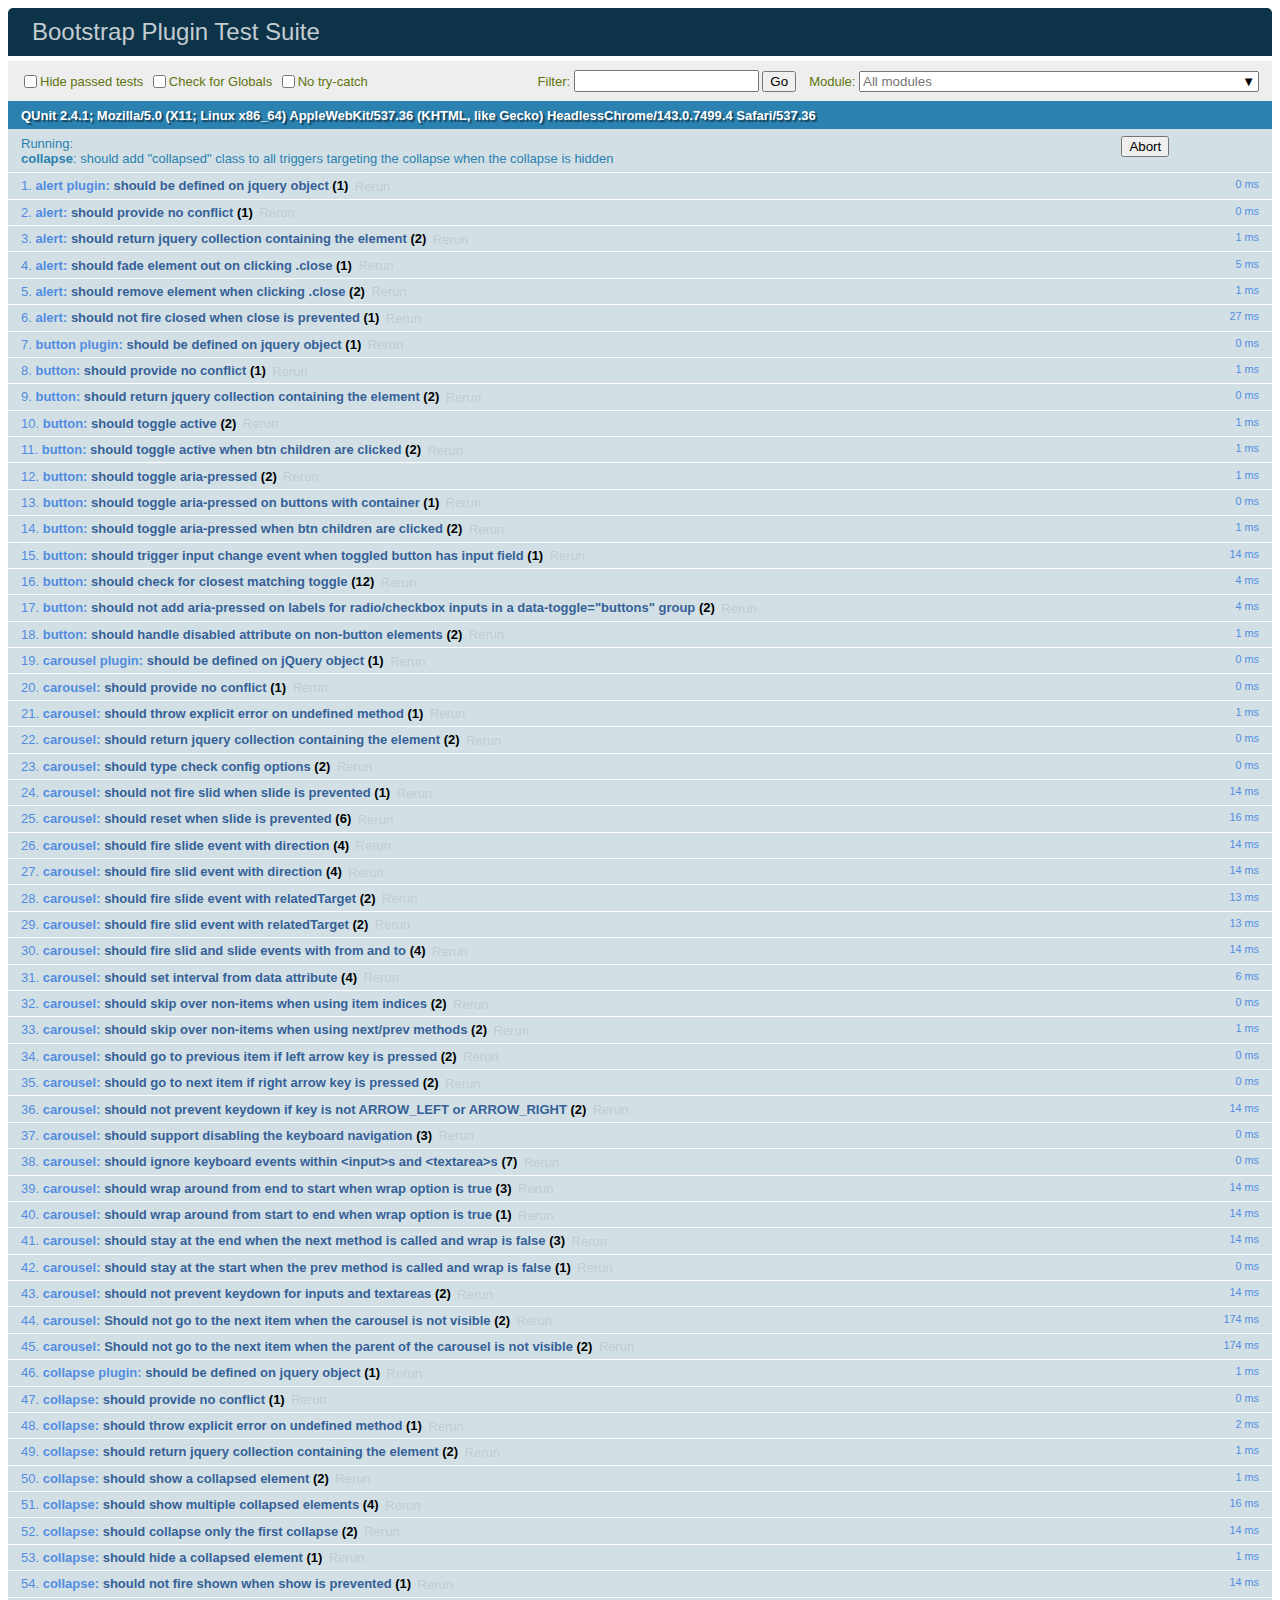
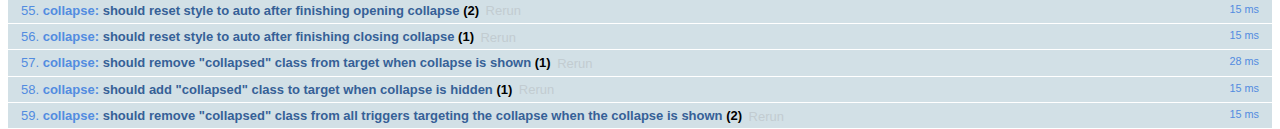
<file: assets/lib/bootstrap-4.0.0/js/tests/index.html>
<!doctype html>
<html lang="en">
  <head>
    <meta charset="utf-8">
    <meta name="viewport" content="width=device-width, initial-scale=1, shrink-to-fit=no">
    <title>Bootstrap Plugin Test Suite</title>

    <!-- jQuery -->
    <script>
      (function () {
        var path = '../../assets/js/vendor/jquery-slim.min.js'
        // get jquery param from the query string.
        var jQueryVersion = location.search.match(/[?&]jquery=(.*?)(?=&|$)/)

        // If a version was specified, use that version from our vendor folder
        if (jQueryVersion) {
          path = 'vendor/jquery-' + jQueryVersion[1] + '.min.js'
        }
        document.write('<script src="' + path + '"><\/script>')
      }())
    </script>
    <script src="../../assets/js/vendor/popper.min.js"></script>

    <!-- QUnit -->
    <link rel="stylesheet" href="vendor/qunit.css" media="screen">
    <script src="vendor/qunit.js"></script>

    <script>
      // Disable jQuery event aliases to ensure we don't accidentally use any of them
      [
        'blur',
        'focus',
        'focusin',
        'focusout',
        'resize',
        'scroll',
        'click',
        'dblclick',
        'mousedown',
        'mouseup',
        'mousemove',
        'mouseover',
        'mouseout',
        'mouseenter',
        'mouseleave',
        'change',
        'select',
        'submit',
        'keydown',
        'keypress',
        'keyup',
        'contextmenu'
      ].forEach(function(eventAlias) {
        $.fn[eventAlias] = function() {
          throw new Error('Using the ".' + eventAlias + '()" method is not allowed, so that Bootstrap can be compatible with custom jQuery builds which exclude the "event aliases" module that defines said method. See https://github.com/twbs/bootstrap/blob/master/CONTRIBUTING.md#js')
        }
      })

      // Require assert.expect in each test
      QUnit.config.requireExpects = true

      // See https://github.com/axemclion/grunt-saucelabs#test-result-details-with-qunit
      var log = []
      var testName

      QUnit.done(function(testResults) {
        var tests = []
        for (var i = 0; i < log.length; i++) {
          var details = log[i]
          tests.push({
            name: details.name,
            result: details.result,
            expected: details.expected,
            actual: details.actual,
            source: details.source
          })
        }
        testResults.tests = tests

        window.global_test_results = testResults
      })

      QUnit.testStart(function(testDetails) {
        QUnit.log(function(details) {
          if (!details.result) {
            details.name = testDetails.name
            log.push(details)
          }
        })
      })

      // Display fixture on-screen on iOS to avoid false positives
      // See https://github.com/twbs/bootstrap/pull/15955
      if (/iPhone|iPad|iPod/.test(navigator.userAgent)) {
        QUnit.begin(function() {
          $('#qunit-fixture').css({ top: 0, left: 0 })
        })

        QUnit.done(function() {
          $('#qunit-fixture').css({ top: '', left: '' })
        })
      }
    </script>

    <!-- Transpiled Plugins -->
    <script src="../dist/util.js"></script>
    <script src="../dist/alert.js"></script>
    <script src="../dist/button.js"></script>
    <script src="../dist/carousel.js"></script>
    <script src="../dist/collapse.js"></script>
    <script src="../dist/dropdown.js"></script>
    <script src="../dist/modal.js"></script>
    <script src="../dist/scrollspy.js"></script>
    <script src="../dist/tab.js"></script>
    <script src="../dist/tooltip.js"></script>
    <script src="../dist/popover.js"></script>

    <!-- Unit Tests -->
    <script src="unit/alert.js"></script>
    <script src="unit/button.js"></script>
    <script src="unit/carousel.js"></script>
    <script src="unit/collapse.js"></script>
    <script src="unit/dropdown.js"></script>
    <script src="unit/modal.js"></script>
    <script src="unit/scrollspy.js"></script>
    <script src="unit/tab.js"></script>
    <script src="unit/tooltip.js"></script>
    <script src="unit/popover.js"></script>
    <script src="unit/util.js"></script>
  </head>
  <body>
    <div id="qunit-container">
      <div id="qunit"></div>
      <div id="qunit-fixture"></div>
    </div>
  </body>
</html>
</file>
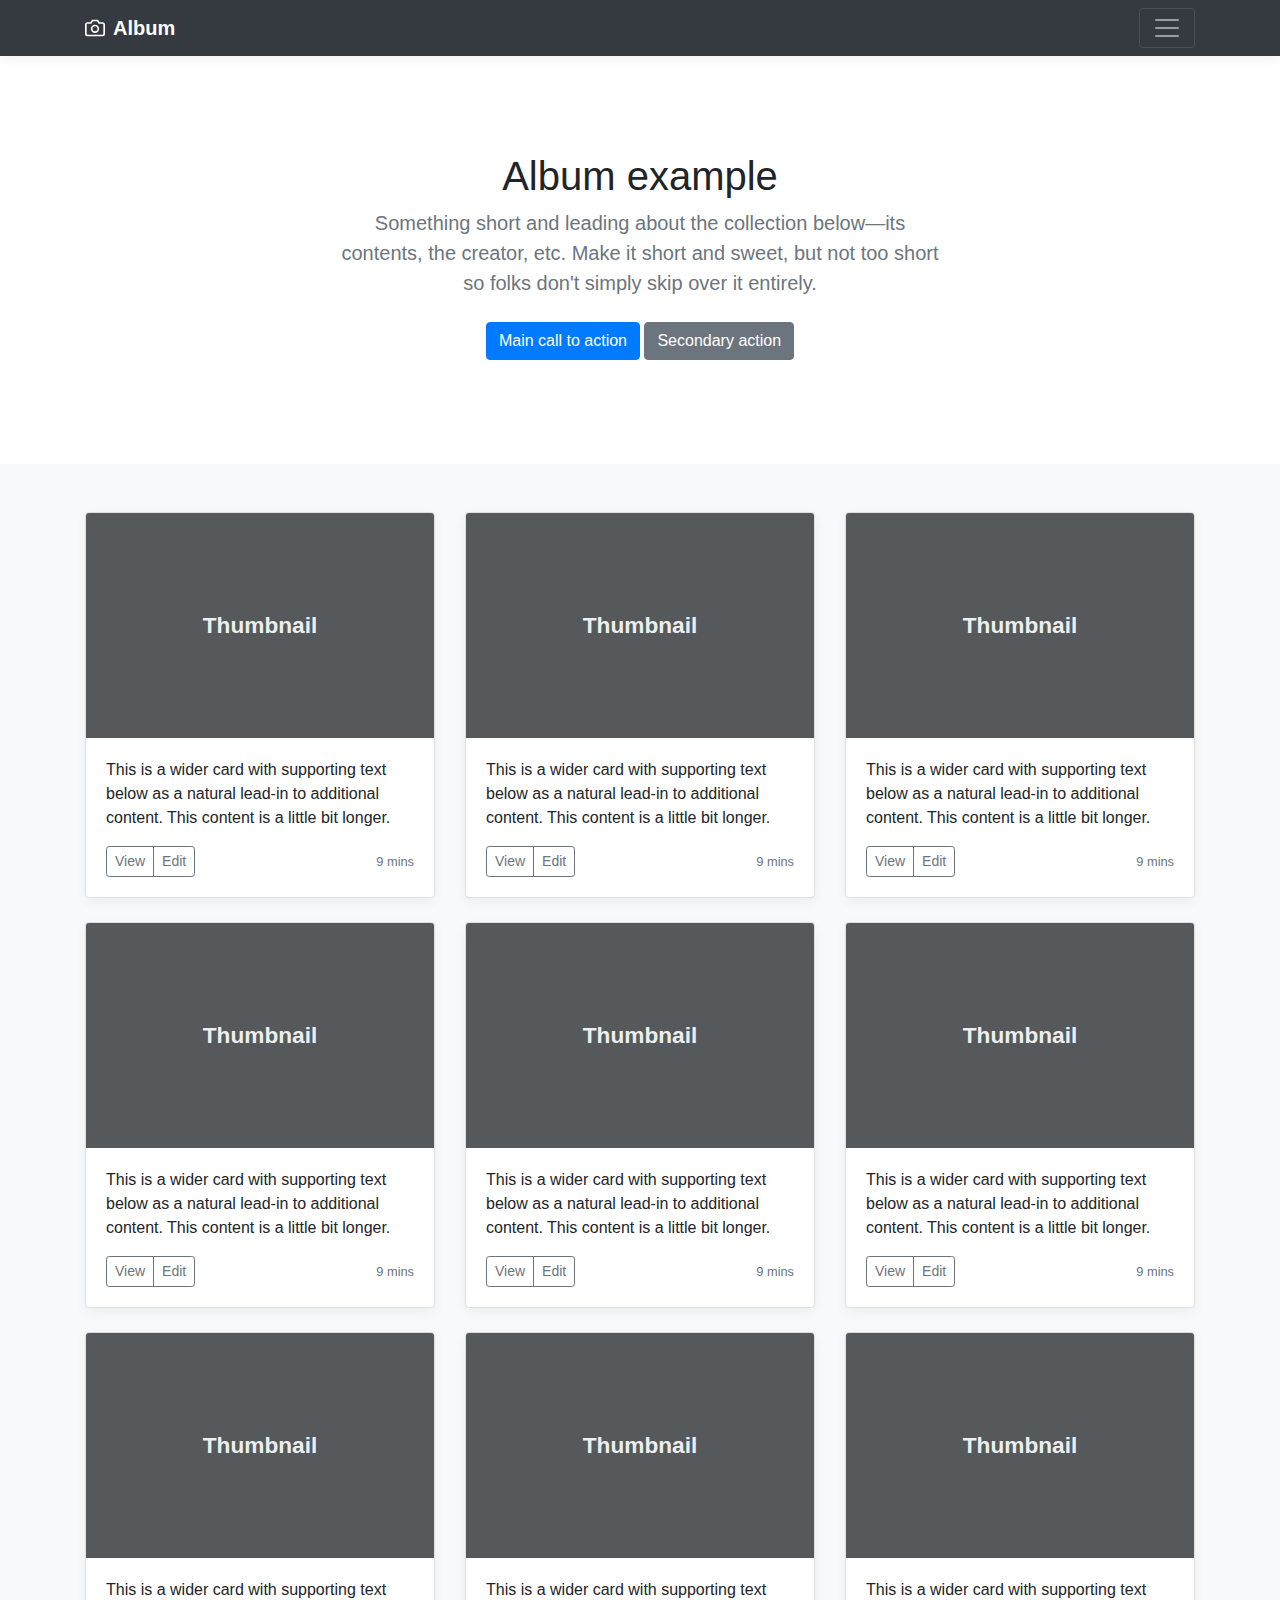
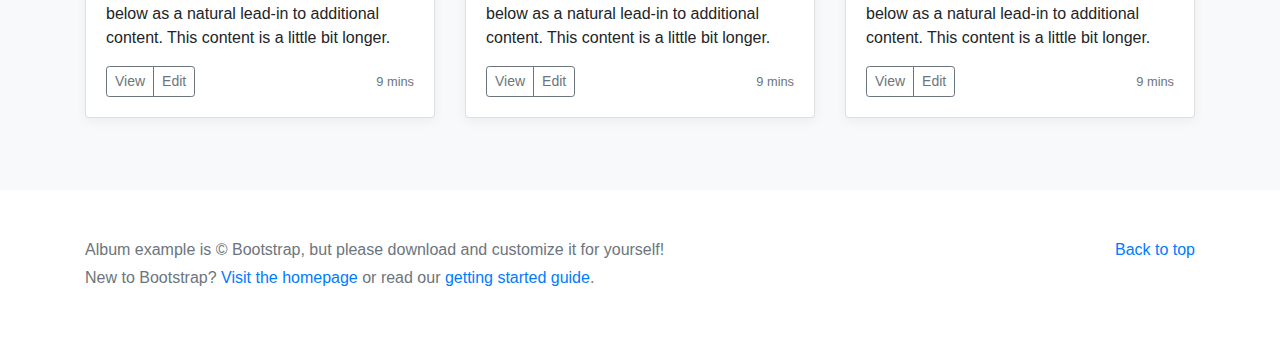
<file: assets/lib/bootstrap-4.0.0/docs/4.0/examples/album/index.html>
<!doctype html>
<html lang="en">
  <head>
    <meta charset="utf-8">
    <meta name="viewport" content="width=device-width, initial-scale=1, shrink-to-fit=no">
    <meta name="description" content="">
    <meta name="author" content="">
    <link rel="icon" href="../../../../favicon.ico">

    <title>Album example for Bootstrap</title>

    <!-- Bootstrap core CSS -->
    <link href="../../../../dist/css/bootstrap.min.css" rel="stylesheet">

    <!-- Custom styles for this template -->
    <link href="album.css" rel="stylesheet">
  </head>

  <body>

    <header>
      <div class="collapse bg-dark" id="navbarHeader">
        <div class="container">
          <div class="row">
            <div class="col-sm-8 col-md-7 py-4">
              <h4 class="text-white">About</h4>
              <p class="text-muted">Add some information about the album below, the author, or any other background context. Make it a few sentences long so folks can pick up some informative tidbits. Then, link them off to some social networking sites or contact information.</p>
            </div>
            <div class="col-sm-4 offset-md-1 py-4">
              <h4 class="text-white">Contact</h4>
              <ul class="list-unstyled">
                <li><a href="#" class="text-white">Follow on Twitter</a></li>
                <li><a href="#" class="text-white">Like on Facebook</a></li>
                <li><a href="#" class="text-white">Email me</a></li>
              </ul>
            </div>
          </div>
        </div>
      </div>
      <div class="navbar navbar-dark bg-dark box-shadow">
        <div class="container d-flex justify-content-between">
          <a href="#" class="navbar-brand d-flex align-items-center">
            <svg xmlns="http://www.w3.org/2000/svg" width="20" height="20" viewBox="0 0 24 24" fill="none" stroke="currentColor" stroke-width="2" stroke-linecap="round" stroke-linejoin="round" class="mr-2"><path d="M23 19a2 2 0 0 1-2 2H3a2 2 0 0 1-2-2V8a2 2 0 0 1 2-2h4l2-3h6l2 3h4a2 2 0 0 1 2 2z"></path><circle cx="12" cy="13" r="4"></circle></svg>
            <strong>Album</strong>
          </a>
          <button class="navbar-toggler" type="button" data-toggle="collapse" data-target="#navbarHeader" aria-controls="navbarHeader" aria-expanded="false" aria-label="Toggle navigation">
            <span class="navbar-toggler-icon"></span>
          </button>
        </div>
      </div>
    </header>

    <main role="main">

      <section class="jumbotron text-center">
        <div class="container">
          <h1 class="jumbotron-heading">Album example</h1>
          <p class="lead text-muted">Something short and leading about the collection below—its contents, the creator, etc. Make it short and sweet, but not too short so folks don't simply skip over it entirely.</p>
          <p>
            <a href="#" class="btn btn-primary my-2">Main call to action</a>
            <a href="#" class="btn btn-secondary my-2">Secondary action</a>
          </p>
        </div>
      </section>

      <div class="album py-5 bg-light">
        <div class="container">

          <div class="row">
            <div class="col-md-4">
              <div class="card mb-4 box-shadow">
                <img class="card-img-top" data-src="holder.js/100px225?theme=thumb&bg=55595c&fg=eceeef&text=Thumbnail" alt="Card image cap">
                <div class="card-body">
                  <p class="card-text">This is a wider card with supporting text below as a natural lead-in to additional content. This content is a little bit longer.</p>
                  <div class="d-flex justify-content-between align-items-center">
                    <div class="btn-group">
                      <button type="button" class="btn btn-sm btn-outline-secondary">View</button>
                      <button type="button" class="btn btn-sm btn-outline-secondary">Edit</button>
                    </div>
                    <small class="text-muted">9 mins</small>
                  </div>
                </div>
              </div>
            </div>
            <div class="col-md-4">
              <div class="card mb-4 box-shadow">
                <img class="card-img-top" data-src="holder.js/100px225?theme=thumb&bg=55595c&fg=eceeef&text=Thumbnail" alt="Card image cap">
                <div class="card-body">
                  <p class="card-text">This is a wider card with supporting text below as a natural lead-in to additional content. This content is a little bit longer.</p>
                  <div class="d-flex justify-content-between align-items-center">
                    <div class="btn-group">
                      <button type="button" class="btn btn-sm btn-outline-secondary">View</button>
                      <button type="button" class="btn btn-sm btn-outline-secondary">Edit</button>
                    </div>
                    <small class="text-muted">9 mins</small>
                  </div>
                </div>
              </div>
            </div>
            <div class="col-md-4">
              <div class="card mb-4 box-shadow">
                <img class="card-img-top" data-src="holder.js/100px225?theme=thumb&bg=55595c&fg=eceeef&text=Thumbnail" alt="Card image cap">
                <div class="card-body">
                  <p class="card-text">This is a wider card with supporting text below as a natural lead-in to additional content. This content is a little bit longer.</p>
                  <div class="d-flex justify-content-between align-items-center">
                    <div class="btn-group">
                      <button type="button" class="btn btn-sm btn-outline-secondary">View</button>
                      <button type="button" class="btn btn-sm btn-outline-secondary">Edit</button>
                    </div>
                    <small class="text-muted">9 mins</small>
                  </div>
                </div>
              </div>
            </div>

            <div class="col-md-4">
              <div class="card mb-4 box-shadow">
                <img class="card-img-top" data-src="holder.js/100px225?theme=thumb&bg=55595c&fg=eceeef&text=Thumbnail" alt="Card image cap">
                <div class="card-body">
                  <p class="card-text">This is a wider card with supporting text below as a natural lead-in to additional content. This content is a little bit longer.</p>
                  <div class="d-flex justify-content-between align-items-center">
                    <div class="btn-group">
                      <button type="button" class="btn btn-sm btn-outline-secondary">View</button>
                      <button type="button" class="btn btn-sm btn-outline-secondary">Edit</button>
                    </div>
                    <small class="text-muted">9 mins</small>
                  </div>
                </div>
              </div>
            </div>
            <div class="col-md-4">
              <div class="card mb-4 box-shadow">
                <img class="card-img-top" data-src="holder.js/100px225?theme=thumb&bg=55595c&fg=eceeef&text=Thumbnail" alt="Card image cap">
                <div class="card-body">
                  <p class="card-text">This is a wider card with supporting text below as a natural lead-in to additional content. This content is a little bit longer.</p>
                  <div class="d-flex justify-content-between align-items-center">
                    <div class="btn-group">
                      <button type="button" class="btn btn-sm btn-outline-secondary">View</button>
                      <button type="button" class="btn btn-sm btn-outline-secondary">Edit</button>
                    </div>
                    <small class="text-muted">9 mins</small>
                  </div>
                </div>
              </div>
            </div>
            <div class="col-md-4">
              <div class="card mb-4 box-shadow">
                <img class="card-img-top" data-src="holder.js/100px225?theme=thumb&bg=55595c&fg=eceeef&text=Thumbnail" alt="Card image cap">
                <div class="card-body">
                  <p class="card-text">This is a wider card with supporting text below as a natural lead-in to additional content. This content is a little bit longer.</p>
                  <div class="d-flex justify-content-between align-items-center">
                    <div class="btn-group">
                      <button type="button" class="btn btn-sm btn-outline-secondary">View</button>
                      <button type="button" class="btn btn-sm btn-outline-secondary">Edit</button>
                    </div>
                    <small class="text-muted">9 mins</small>
                  </div>
                </div>
              </div>
            </div>

            <div class="col-md-4">
              <div class="card mb-4 box-shadow">
                <img class="card-img-top" data-src="holder.js/100px225?theme=thumb&bg=55595c&fg=eceeef&text=Thumbnail" alt="Card image cap">
                <div class="card-body">
                  <p class="card-text">This is a wider card with supporting text below as a natural lead-in to additional content. This content is a little bit longer.</p>
                  <div class="d-flex justify-content-between align-items-center">
                    <div class="btn-group">
                      <button type="button" class="btn btn-sm btn-outline-secondary">View</button>
                      <button type="button" class="btn btn-sm btn-outline-secondary">Edit</button>
                    </div>
                    <small class="text-muted">9 mins</small>
                  </div>
                </div>
              </div>
            </div>
            <div class="col-md-4">
              <div class="card mb-4 box-shadow">
                <img class="card-img-top" data-src="holder.js/100px225?theme=thumb&bg=55595c&fg=eceeef&text=Thumbnail" alt="Card image cap">
                <div class="card-body">
                  <p class="card-text">This is a wider card with supporting text below as a natural lead-in to additional content. This content is a little bit longer.</p>
                  <div class="d-flex justify-content-between align-items-center">
                    <div class="btn-group">
                      <button type="button" class="btn btn-sm btn-outline-secondary">View</button>
                      <button type="button" class="btn btn-sm btn-outline-secondary">Edit</button>
                    </div>
                    <small class="text-muted">9 mins</small>
                  </div>
                </div>
              </div>
            </div>
            <div class="col-md-4">
              <div class="card mb-4 box-shadow">
                <img class="card-img-top" data-src="holder.js/100px225?theme=thumb&bg=55595c&fg=eceeef&text=Thumbnail" alt="Card image cap">
                <div class="card-body">
                  <p class="card-text">This is a wider card with supporting text below as a natural lead-in to additional content. This content is a little bit longer.</p>
                  <div class="d-flex justify-content-between align-items-center">
                    <div class="btn-group">
                      <button type="button" class="btn btn-sm btn-outline-secondary">View</button>
                      <button type="button" class="btn btn-sm btn-outline-secondary">Edit</button>
                    </div>
                    <small class="text-muted">9 mins</small>
                  </div>
                </div>
              </div>
            </div>
          </div>
        </div>
      </div>

    </main>

    <footer class="text-muted">
      <div class="container">
        <p class="float-right">
          <a href="#">Back to top</a>
        </p>
        <p>Album example is &copy; Bootstrap, but please download and customize it for yourself!</p>
        <p>New to Bootstrap? <a href="../../">Visit the homepage</a> or read our <a href="../../getting-started/">getting started guide</a>.</p>
      </div>
    </footer>

    <!-- Bootstrap core JavaScript
    ================================================== -->
    <!-- Placed at the end of the document so the pages load faster -->
    <script src="https://code.jquery.com/jquery-3.2.1.slim.min.js" integrity="sha384-KJ3o2DKtIkvYIK3UENzmM7KCkRr/rE9/Qpg6aAZGJwFDMVNA/GpGFF93hXpG5KkN" crossorigin="anonymous"></script>
    <script>window.jQuery || document.write('<script src="../../../../assets/js/vendor/jquery-slim.min.js"><\/script>')</script>
    <script src="../../../../assets/js/vendor/popper.min.js"></script>
    <script src="../../../../dist/js/bootstrap.min.js"></script>
    <script src="../../../../assets/js/vendor/holder.min.js"></script>
  </body>
</html>
</file>
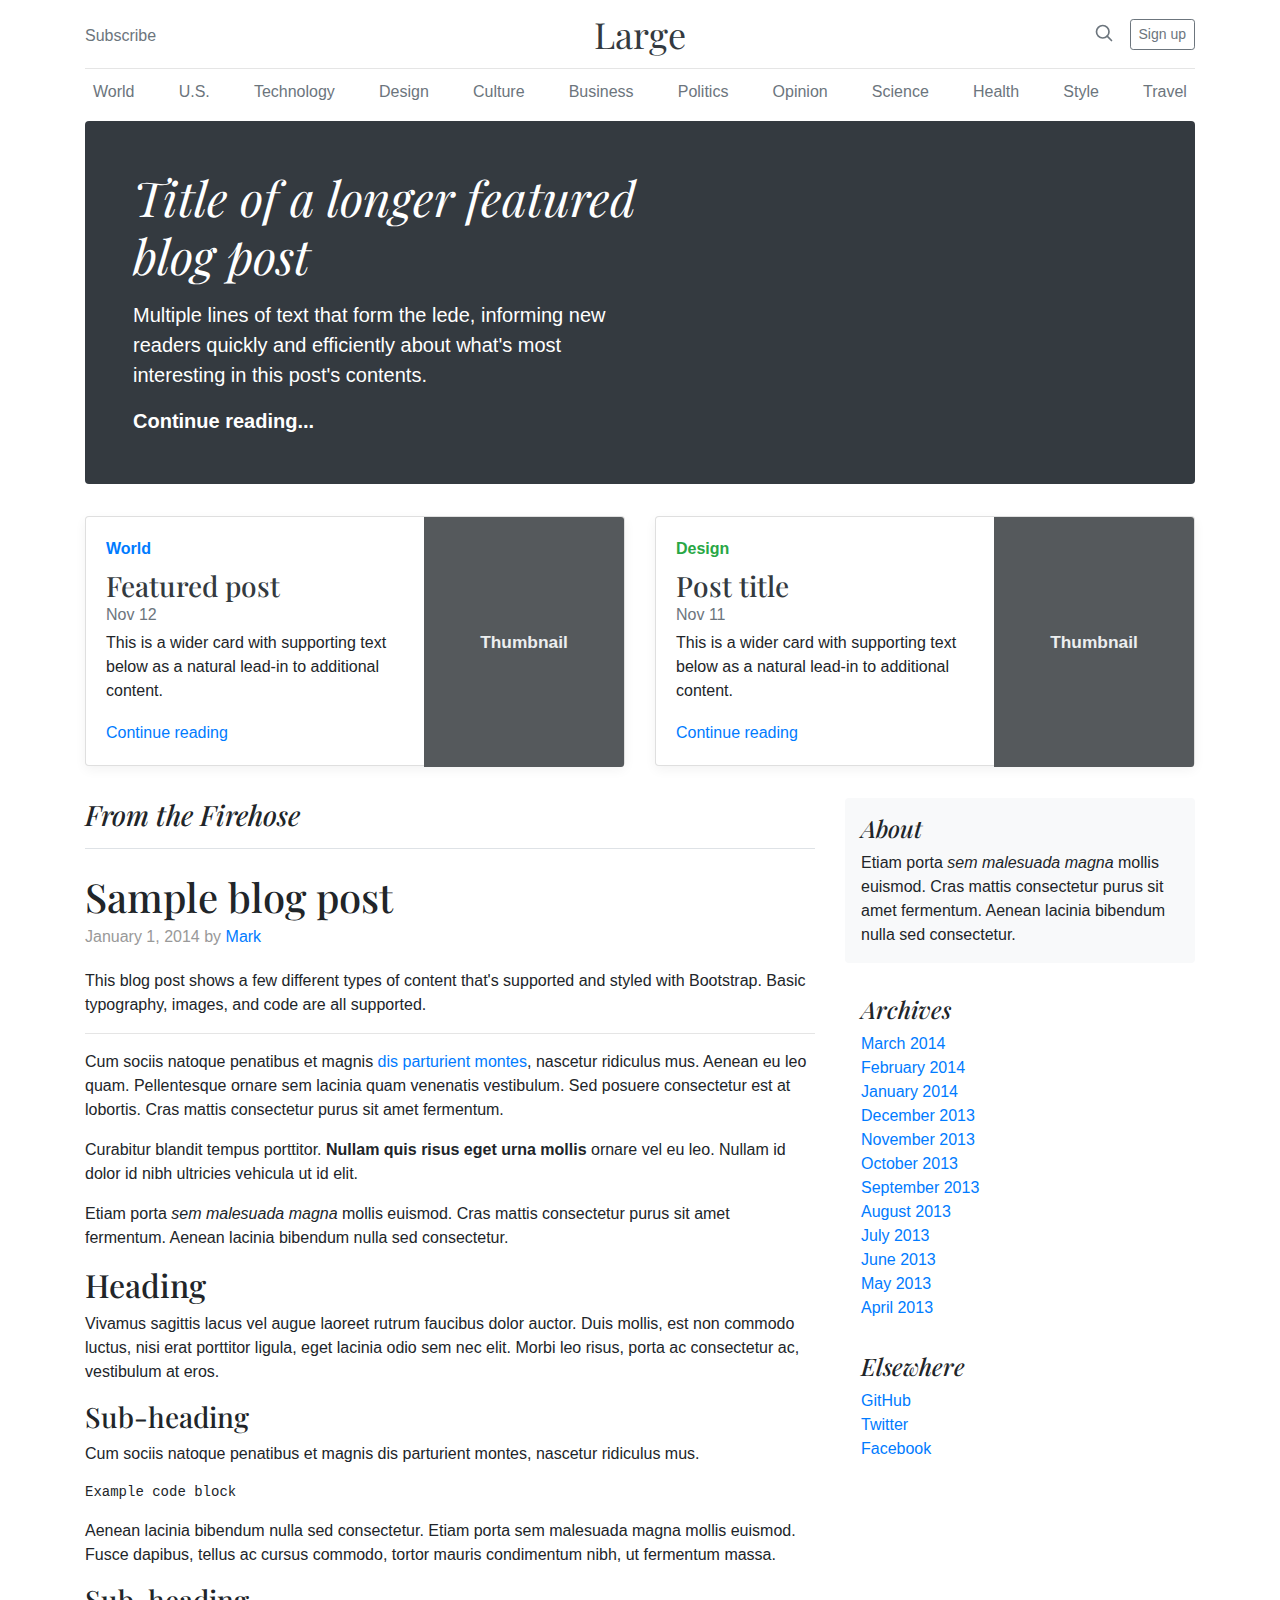
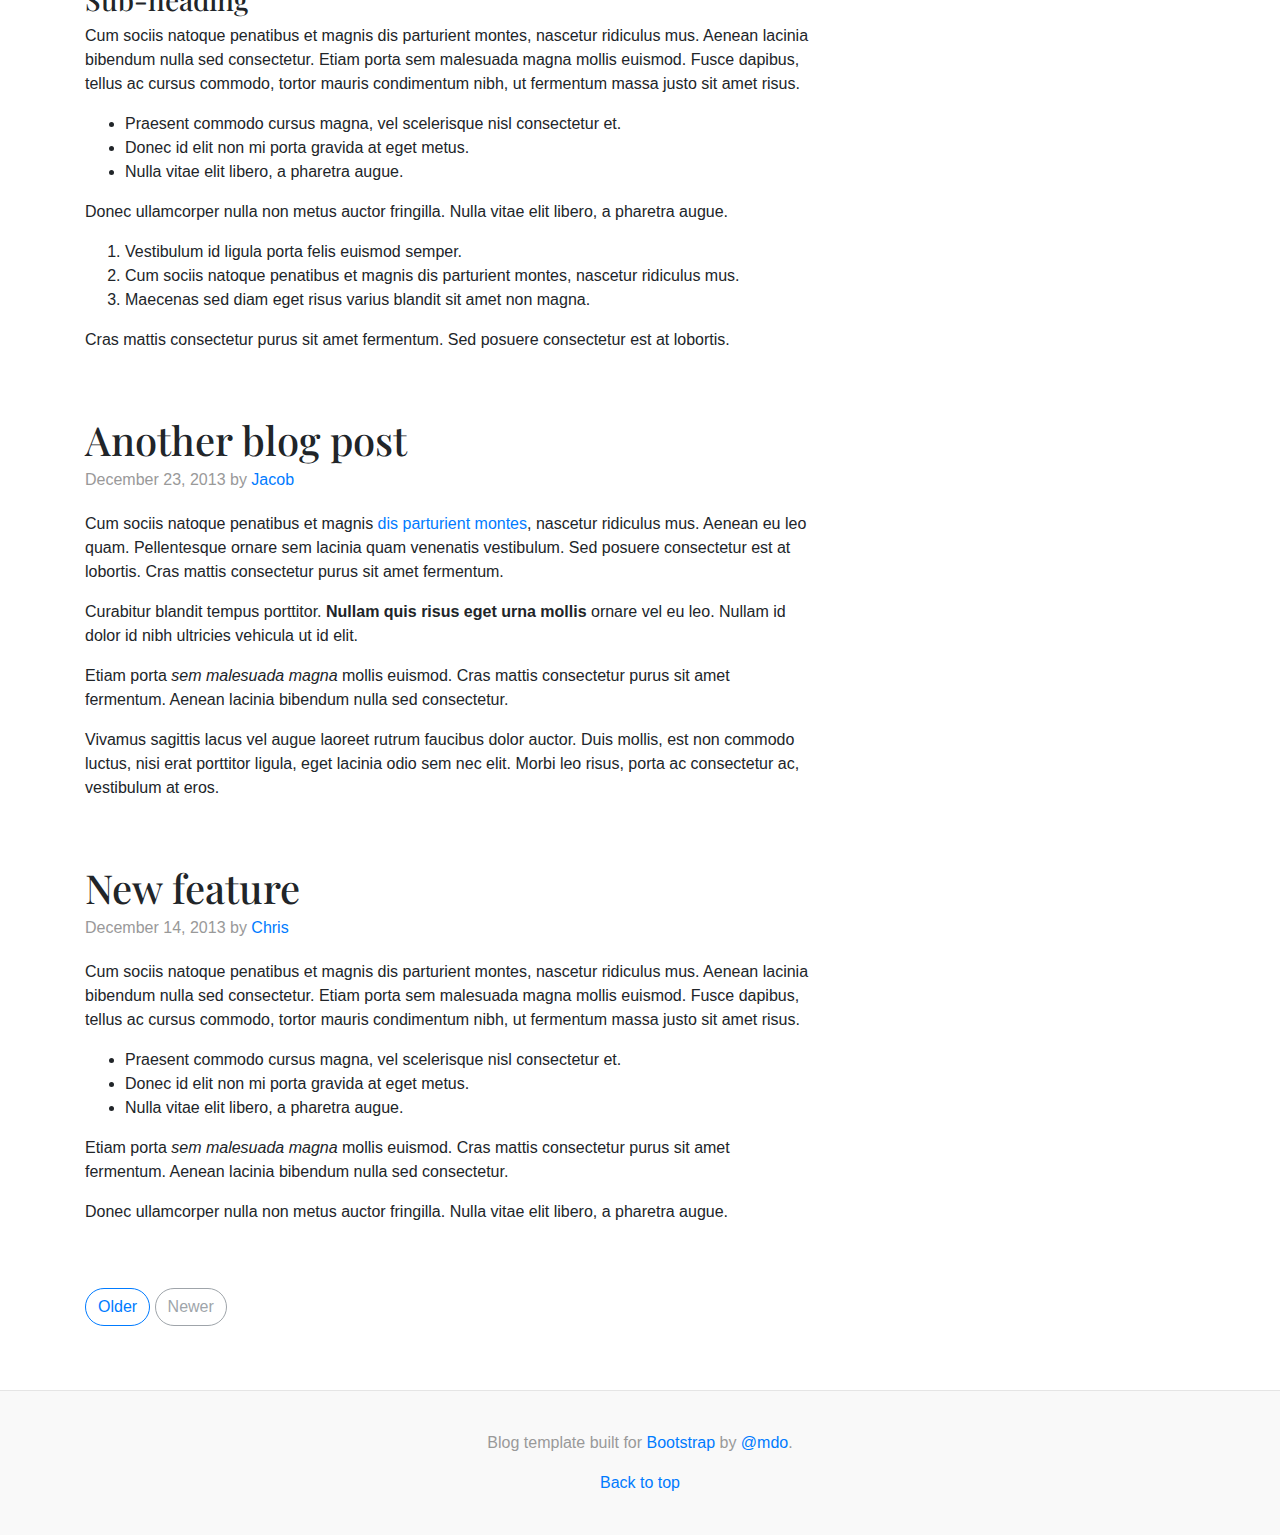
<file: assets/lib/bootstrap-4.0.0/docs/4.0/examples/blog/index.html>
<!doctype html>
<html lang="en">
  <head>
    <meta charset="utf-8">
    <meta name="viewport" content="width=device-width, initial-scale=1, shrink-to-fit=no">
    <meta name="description" content="">
    <meta name="author" content="">
    <link rel="icon" href="../../../../favicon.ico">

    <title>Blog Template for Bootstrap</title>

    <!-- Bootstrap core CSS -->
    <link href="../../../../dist/css/bootstrap.min.css" rel="stylesheet">

    <!-- Custom styles for this template -->
    <link href="https://fonts.googleapis.com/css?family=Playfair+Display:700,900" rel="stylesheet">
    <link href="blog.css" rel="stylesheet">
  </head>

  <body>

    <div class="container">
      <header class="blog-header py-3">
        <div class="row flex-nowrap justify-content-between align-items-center">
          <div class="col-4 pt-1">
            <a class="text-muted" href="#">Subscribe</a>
          </div>
          <div class="col-4 text-center">
            <a class="blog-header-logo text-dark" href="#">Large</a>
          </div>
          <div class="col-4 d-flex justify-content-end align-items-center">
            <a class="text-muted" href="#">
              <svg xmlns="http://www.w3.org/2000/svg" width="20" height="20" viewBox="0 0 24 24" fill="none" stroke="currentColor" stroke-width="2" stroke-linecap="round" stroke-linejoin="round" class="mx-3"><circle cx="10.5" cy="10.5" r="7.5"></circle><line x1="21" y1="21" x2="15.8" y2="15.8"></line></svg>
            </a>
            <a class="btn btn-sm btn-outline-secondary" href="#">Sign up</a>
          </div>
        </div>
      </header>

      <div class="nav-scroller py-1 mb-2">
        <nav class="nav d-flex justify-content-between">
          <a class="p-2 text-muted" href="#">World</a>
          <a class="p-2 text-muted" href="#">U.S.</a>
          <a class="p-2 text-muted" href="#">Technology</a>
          <a class="p-2 text-muted" href="#">Design</a>
          <a class="p-2 text-muted" href="#">Culture</a>
          <a class="p-2 text-muted" href="#">Business</a>
          <a class="p-2 text-muted" href="#">Politics</a>
          <a class="p-2 text-muted" href="#">Opinion</a>
          <a class="p-2 text-muted" href="#">Science</a>
          <a class="p-2 text-muted" href="#">Health</a>
          <a class="p-2 text-muted" href="#">Style</a>
          <a class="p-2 text-muted" href="#">Travel</a>
        </nav>
      </div>

      <div class="jumbotron p-3 p-md-5 text-white rounded bg-dark">
        <div class="col-md-6 px-0">
          <h1 class="display-4 font-italic">Title of a longer featured blog post</h1>
          <p class="lead my-3">Multiple lines of text that form the lede, informing new readers quickly and efficiently about what's most interesting in this post's contents.</p>
          <p class="lead mb-0"><a href="#" class="text-white font-weight-bold">Continue reading...</a></p>
        </div>
      </div>

      <div class="row mb-2">
        <div class="col-md-6">
          <div class="card flex-md-row mb-4 box-shadow h-md-250">
            <div class="card-body d-flex flex-column align-items-start">
              <strong class="d-inline-block mb-2 text-primary">World</strong>
              <h3 class="mb-0">
                <a class="text-dark" href="#">Featured post</a>
              </h3>
              <div class="mb-1 text-muted">Nov 12</div>
              <p class="card-text mb-auto">This is a wider card with supporting text below as a natural lead-in to additional content.</p>
              <a href="#">Continue reading</a>
            </div>
            <img class="card-img-right flex-auto d-none d-md-block" data-src="holder.js/200x250?theme=thumb" alt="Card image cap">
          </div>
        </div>
        <div class="col-md-6">
          <div class="card flex-md-row mb-4 box-shadow h-md-250">
            <div class="card-body d-flex flex-column align-items-start">
              <strong class="d-inline-block mb-2 text-success">Design</strong>
              <h3 class="mb-0">
                <a class="text-dark" href="#">Post title</a>
              </h3>
              <div class="mb-1 text-muted">Nov 11</div>
              <p class="card-text mb-auto">This is a wider card with supporting text below as a natural lead-in to additional content.</p>
              <a href="#">Continue reading</a>
            </div>
            <img class="card-img-right flex-auto d-none d-md-block" data-src="holder.js/200x250?theme=thumb" alt="Card image cap">
          </div>
        </div>
      </div>
    </div>

    <main role="main" class="container">
      <div class="row">
        <div class="col-md-8 blog-main">
          <h3 class="pb-3 mb-4 font-italic border-bottom">
            From the Firehose
          </h3>

          <div class="blog-post">
            <h2 class="blog-post-title">Sample blog post</h2>
            <p class="blog-post-meta">January 1, 2014 by <a href="#">Mark</a></p>

            <p>This blog post shows a few different types of content that's supported and styled with Bootstrap. Basic typography, images, and code are all supported.</p>
            <hr>
            <p>Cum sociis natoque penatibus et magnis <a href="#">dis parturient montes</a>, nascetur ridiculus mus. Aenean eu leo quam. Pellentesque ornare sem lacinia quam venenatis vestibulum. Sed posuere consectetur est at lobortis. Cras mattis consectetur purus sit amet fermentum.</p>
            <blockquote>
              <p>Curabitur blandit tempus porttitor. <strong>Nullam quis risus eget urna mollis</strong> ornare vel eu leo. Nullam id dolor id nibh ultricies vehicula ut id elit.</p>
            </blockquote>
            <p>Etiam porta <em>sem malesuada magna</em> mollis euismod. Cras mattis consectetur purus sit amet fermentum. Aenean lacinia bibendum nulla sed consectetur.</p>
            <h2>Heading</h2>
            <p>Vivamus sagittis lacus vel augue laoreet rutrum faucibus dolor auctor. Duis mollis, est non commodo luctus, nisi erat porttitor ligula, eget lacinia odio sem nec elit. Morbi leo risus, porta ac consectetur ac, vestibulum at eros.</p>
            <h3>Sub-heading</h3>
            <p>Cum sociis natoque penatibus et magnis dis parturient montes, nascetur ridiculus mus.</p>
            <pre><code>Example code block</code></pre>
            <p>Aenean lacinia bibendum nulla sed consectetur. Etiam porta sem malesuada magna mollis euismod. Fusce dapibus, tellus ac cursus commodo, tortor mauris condimentum nibh, ut fermentum massa.</p>
            <h3>Sub-heading</h3>
            <p>Cum sociis natoque penatibus et magnis dis parturient montes, nascetur ridiculus mus. Aenean lacinia bibendum nulla sed consectetur. Etiam porta sem malesuada magna mollis euismod. Fusce dapibus, tellus ac cursus commodo, tortor mauris condimentum nibh, ut fermentum massa justo sit amet risus.</p>
            <ul>
              <li>Praesent commodo cursus magna, vel scelerisque nisl consectetur et.</li>
              <li>Donec id elit non mi porta gravida at eget metus.</li>
              <li>Nulla vitae elit libero, a pharetra augue.</li>
            </ul>
            <p>Donec ullamcorper nulla non metus auctor fringilla. Nulla vitae elit libero, a pharetra augue.</p>
            <ol>
              <li>Vestibulum id ligula porta felis euismod semper.</li>
              <li>Cum sociis natoque penatibus et magnis dis parturient montes, nascetur ridiculus mus.</li>
              <li>Maecenas sed diam eget risus varius blandit sit amet non magna.</li>
            </ol>
            <p>Cras mattis consectetur purus sit amet fermentum. Sed posuere consectetur est at lobortis.</p>
          </div><!-- /.blog-post -->

          <div class="blog-post">
            <h2 class="blog-post-title">Another blog post</h2>
            <p class="blog-post-meta">December 23, 2013 by <a href="#">Jacob</a></p>

            <p>Cum sociis natoque penatibus et magnis <a href="#">dis parturient montes</a>, nascetur ridiculus mus. Aenean eu leo quam. Pellentesque ornare sem lacinia quam venenatis vestibulum. Sed posuere consectetur est at lobortis. Cras mattis consectetur purus sit amet fermentum.</p>
            <blockquote>
              <p>Curabitur blandit tempus porttitor. <strong>Nullam quis risus eget urna mollis</strong> ornare vel eu leo. Nullam id dolor id nibh ultricies vehicula ut id elit.</p>
            </blockquote>
            <p>Etiam porta <em>sem malesuada magna</em> mollis euismod. Cras mattis consectetur purus sit amet fermentum. Aenean lacinia bibendum nulla sed consectetur.</p>
            <p>Vivamus sagittis lacus vel augue laoreet rutrum faucibus dolor auctor. Duis mollis, est non commodo luctus, nisi erat porttitor ligula, eget lacinia odio sem nec elit. Morbi leo risus, porta ac consectetur ac, vestibulum at eros.</p>
          </div><!-- /.blog-post -->

          <div class="blog-post">
            <h2 class="blog-post-title">New feature</h2>
            <p class="blog-post-meta">December 14, 2013 by <a href="#">Chris</a></p>

            <p>Cum sociis natoque penatibus et magnis dis parturient montes, nascetur ridiculus mus. Aenean lacinia bibendum nulla sed consectetur. Etiam porta sem malesuada magna mollis euismod. Fusce dapibus, tellus ac cursus commodo, tortor mauris condimentum nibh, ut fermentum massa justo sit amet risus.</p>
            <ul>
              <li>Praesent commodo cursus magna, vel scelerisque nisl consectetur et.</li>
              <li>Donec id elit non mi porta gravida at eget metus.</li>
              <li>Nulla vitae elit libero, a pharetra augue.</li>
            </ul>
            <p>Etiam porta <em>sem malesuada magna</em> mollis euismod. Cras mattis consectetur purus sit amet fermentum. Aenean lacinia bibendum nulla sed consectetur.</p>
            <p>Donec ullamcorper nulla non metus auctor fringilla. Nulla vitae elit libero, a pharetra augue.</p>
          </div><!-- /.blog-post -->

          <nav class="blog-pagination">
            <a class="btn btn-outline-primary" href="#">Older</a>
            <a class="btn btn-outline-secondary disabled" href="#">Newer</a>
          </nav>

        </div><!-- /.blog-main -->

        <aside class="col-md-4 blog-sidebar">
          <div class="p-3 mb-3 bg-light rounded">
            <h4 class="font-italic">About</h4>
            <p class="mb-0">Etiam porta <em>sem malesuada magna</em> mollis euismod. Cras mattis consectetur purus sit amet fermentum. Aenean lacinia bibendum nulla sed consectetur.</p>
          </div>

          <div class="p-3">
            <h4 class="font-italic">Archives</h4>
            <ol class="list-unstyled mb-0">
              <li><a href="#">March 2014</a></li>
              <li><a href="#">February 2014</a></li>
              <li><a href="#">January 2014</a></li>
              <li><a href="#">December 2013</a></li>
              <li><a href="#">November 2013</a></li>
              <li><a href="#">October 2013</a></li>
              <li><a href="#">September 2013</a></li>
              <li><a href="#">August 2013</a></li>
              <li><a href="#">July 2013</a></li>
              <li><a href="#">June 2013</a></li>
              <li><a href="#">May 2013</a></li>
              <li><a href="#">April 2013</a></li>
            </ol>
          </div>

          <div class="p-3">
            <h4 class="font-italic">Elsewhere</h4>
            <ol class="list-unstyled">
              <li><a href="#">GitHub</a></li>
              <li><a href="#">Twitter</a></li>
              <li><a href="#">Facebook</a></li>
            </ol>
          </div>
        </aside><!-- /.blog-sidebar -->

      </div><!-- /.row -->

    </main><!-- /.container -->

    <footer class="blog-footer">
      <p>Blog template built for <a href="https://getbootstrap.com/">Bootstrap</a> by <a href="https://twitter.com/mdo">@mdo</a>.</p>
      <p>
        <a href="#">Back to top</a>
      </p>
    </footer>

    <!-- Bootstrap core JavaScript
    ================================================== -->
    <!-- Placed at the end of the document so the pages load faster -->
    <script src="https://code.jquery.com/jquery-3.2.1.slim.min.js" integrity="sha384-KJ3o2DKtIkvYIK3UENzmM7KCkRr/rE9/Qpg6aAZGJwFDMVNA/GpGFF93hXpG5KkN" crossorigin="anonymous"></script>
    <script>window.jQuery || document.write('<script src="../../../../assets/js/vendor/jquery-slim.min.js"><\/script>')</script>
    <script src="../../../../assets/js/vendor/popper.min.js"></script>
    <script src="../../../../dist/js/bootstrap.min.js"></script>
    <script src="../../../../assets/js/vendor/holder.min.js"></script>
    <script>
      Holder.addTheme('thumb', {
        bg: '#55595c',
        fg: '#eceeef',
        text: 'Thumbnail'
      });
    </script>
  </body>
</html>
</file>
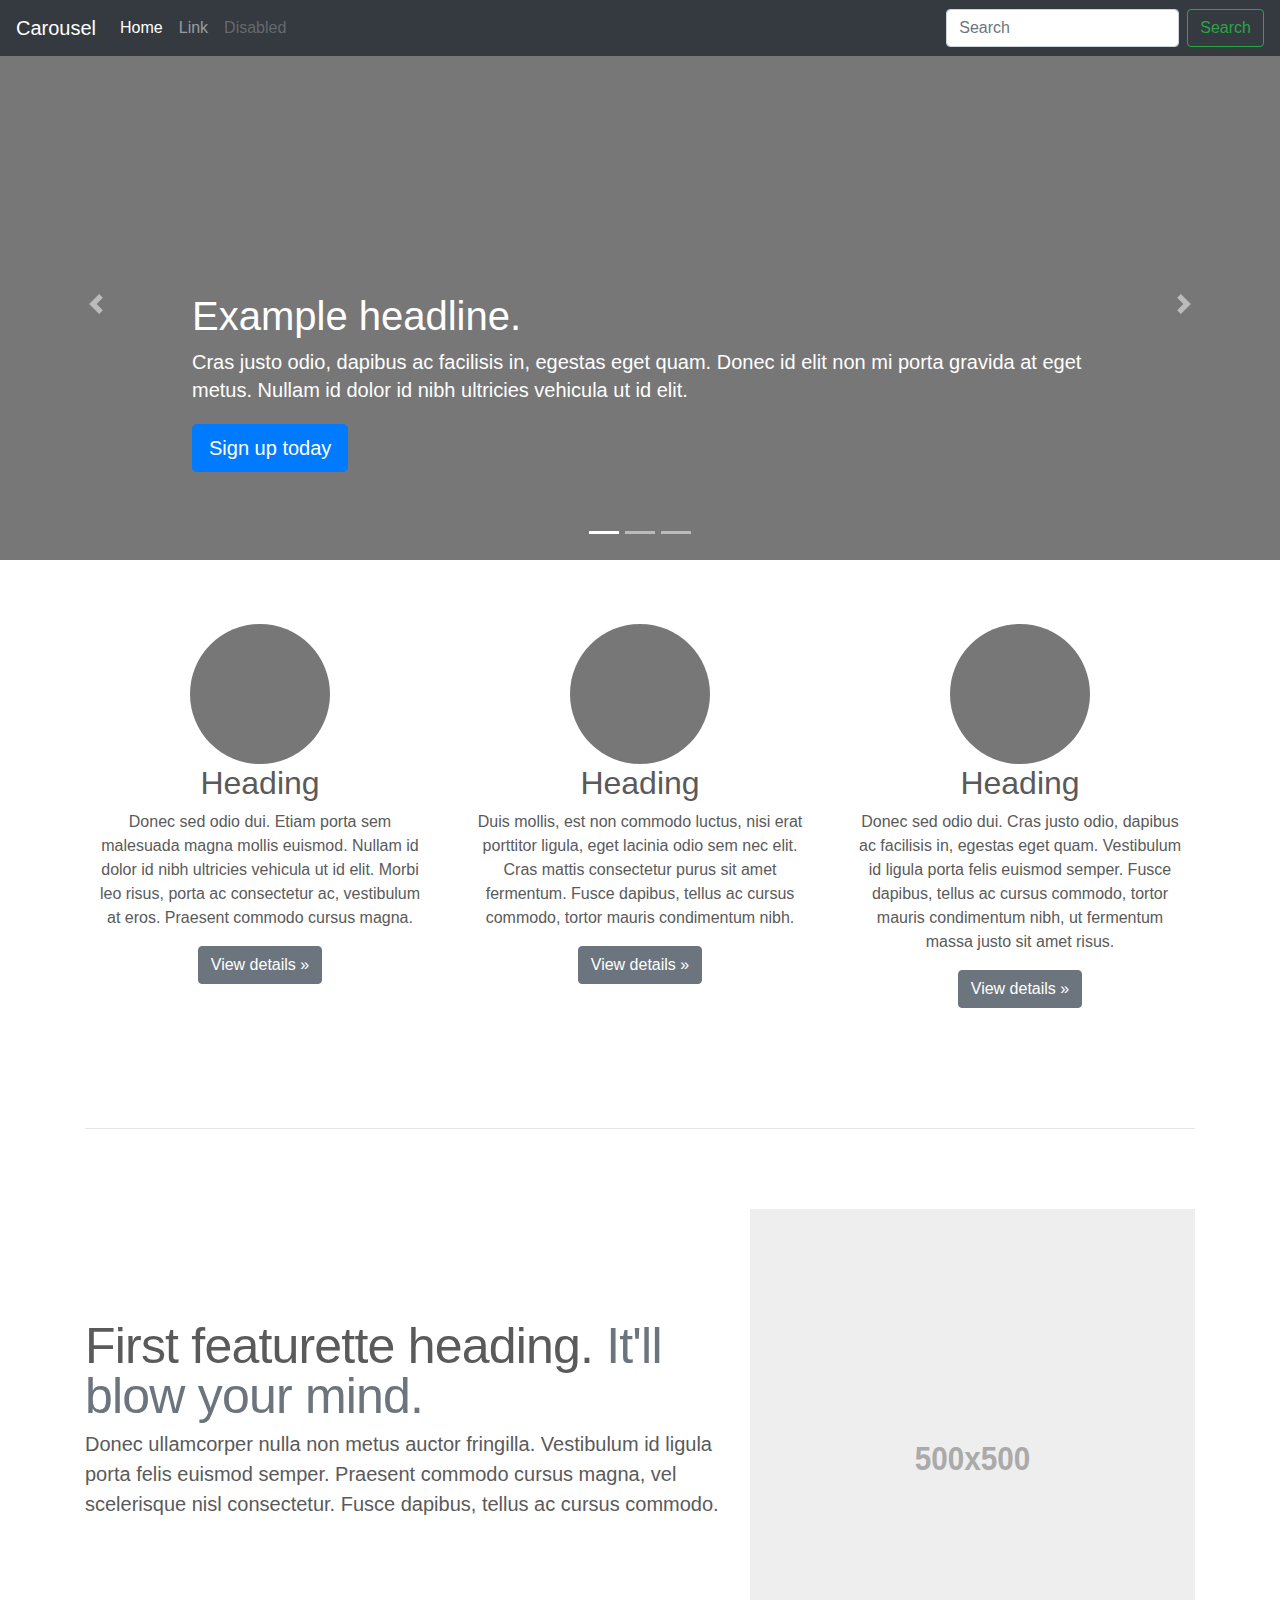
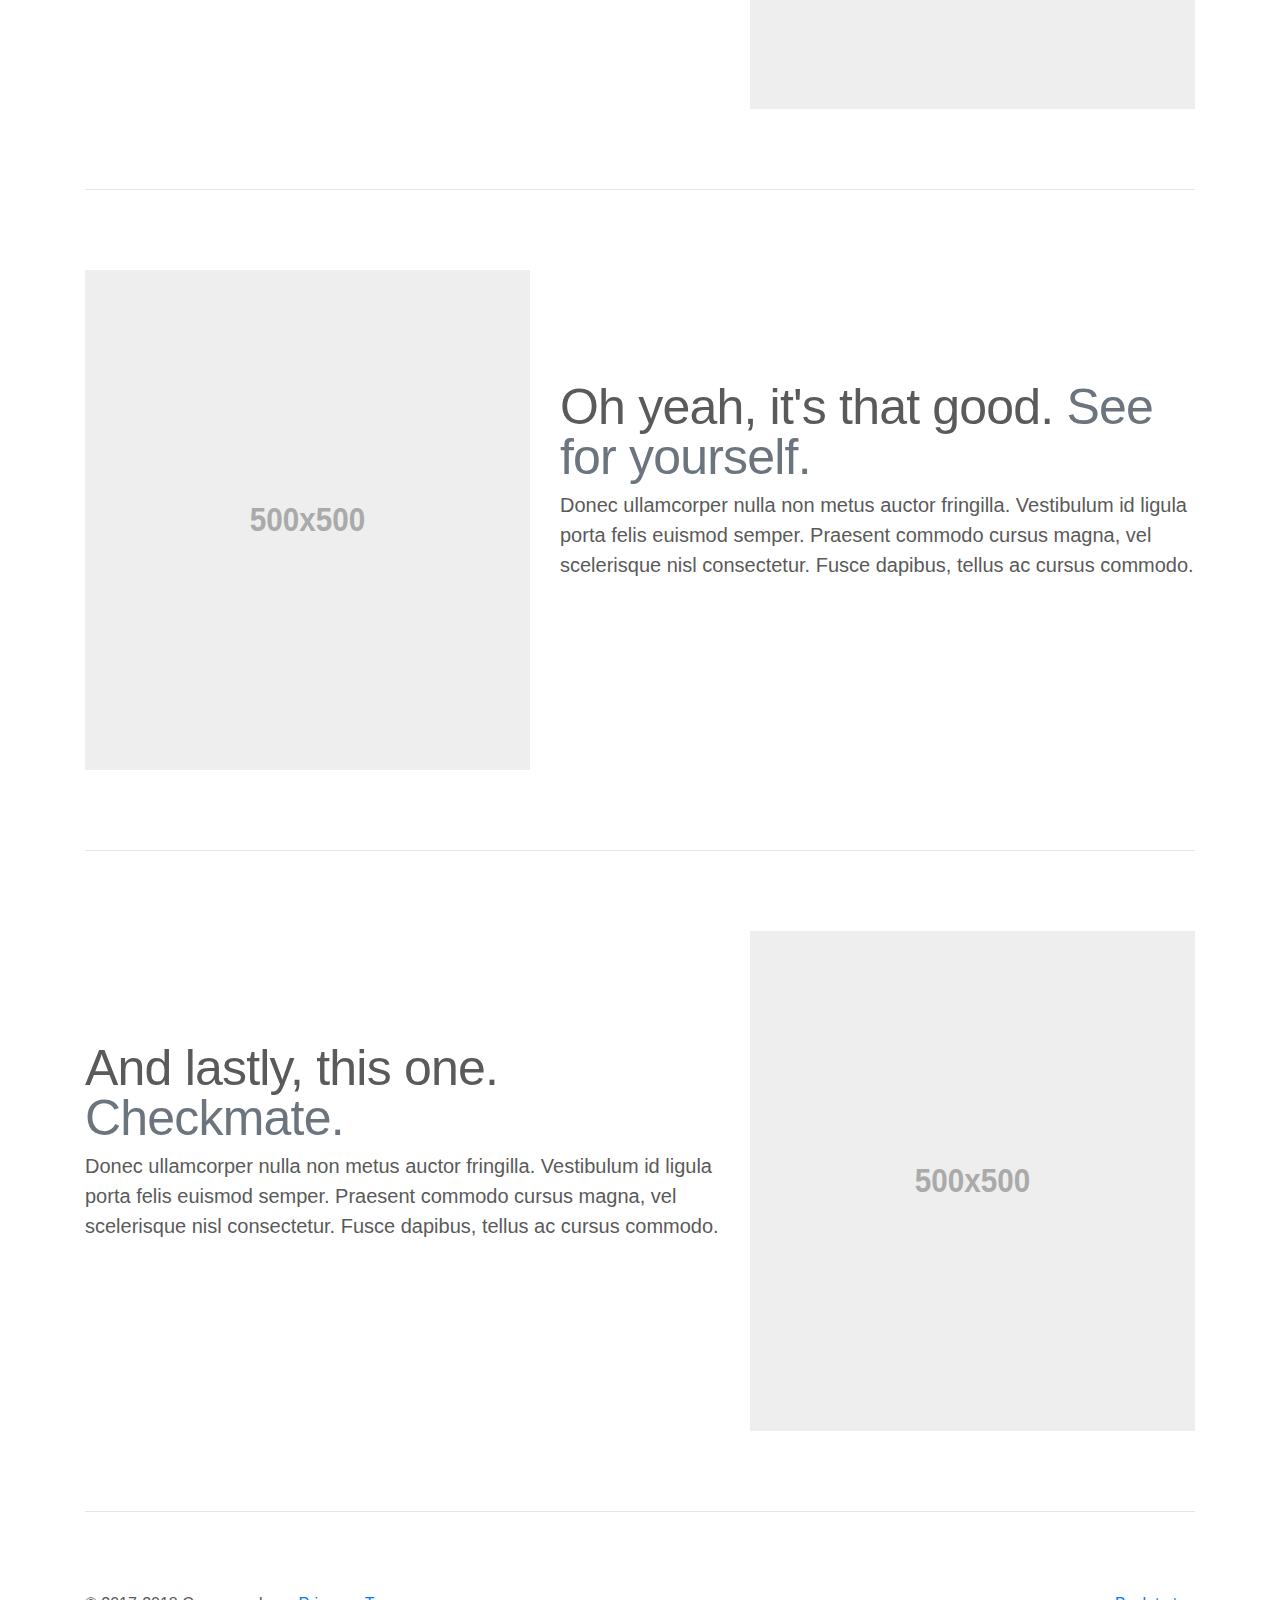
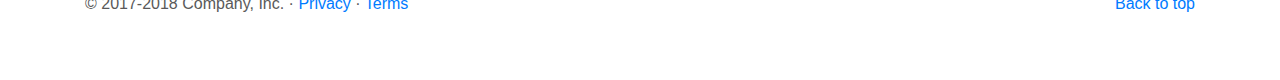
<file: assets/lib/bootstrap-4.0.0/docs/4.0/examples/carousel/index.html>
<!doctype html>
<html lang="en">
  <head>
    <meta charset="utf-8">
    <meta name="viewport" content="width=device-width, initial-scale=1, shrink-to-fit=no">
    <meta name="description" content="">
    <meta name="author" content="">
    <link rel="icon" href="../../../../favicon.ico">

    <title>Carousel Template for Bootstrap</title>

    <!-- Bootstrap core CSS -->
    <link href="../../../../dist/css/bootstrap.min.css" rel="stylesheet">

    <!-- Custom styles for this template -->
    <link href="carousel.css" rel="stylesheet">
  </head>
  <body>

    <header>
      <nav class="navbar navbar-expand-md navbar-dark fixed-top bg-dark">
        <a class="navbar-brand" href="#">Carousel</a>
        <button class="navbar-toggler" type="button" data-toggle="collapse" data-target="#navbarCollapse" aria-controls="navbarCollapse" aria-expanded="false" aria-label="Toggle navigation">
          <span class="navbar-toggler-icon"></span>
        </button>
        <div class="collapse navbar-collapse" id="navbarCollapse">
          <ul class="navbar-nav mr-auto">
            <li class="nav-item active">
              <a class="nav-link" href="#">Home <span class="sr-only">(current)</span></a>
            </li>
            <li class="nav-item">
              <a class="nav-link" href="#">Link</a>
            </li>
            <li class="nav-item">
              <a class="nav-link disabled" href="#">Disabled</a>
            </li>
          </ul>
          <form class="form-inline mt-2 mt-md-0">
            <input class="form-control mr-sm-2" type="text" placeholder="Search" aria-label="Search">
            <button class="btn btn-outline-success my-2 my-sm-0" type="submit">Search</button>
          </form>
        </div>
      </nav>
    </header>

    <main role="main">

      <div id="myCarousel" class="carousel slide" data-ride="carousel">
        <ol class="carousel-indicators">
          <li data-target="#myCarousel" data-slide-to="0" class="active"></li>
          <li data-target="#myCarousel" data-slide-to="1"></li>
          <li data-target="#myCarousel" data-slide-to="2"></li>
        </ol>
        <div class="carousel-inner">
          <div class="carousel-item active">
            <img class="first-slide" src="[data-uri]" alt="First slide">
            <div class="container">
              <div class="carousel-caption text-left">
                <h1>Example headline.</h1>
                <p>Cras justo odio, dapibus ac facilisis in, egestas eget quam. Donec id elit non mi porta gravida at eget metus. Nullam id dolor id nibh ultricies vehicula ut id elit.</p>
                <p><a class="btn btn-lg btn-primary" href="#" role="button">Sign up today</a></p>
              </div>
            </div>
          </div>
          <div class="carousel-item">
            <img class="second-slide" src="[data-uri]" alt="Second slide">
            <div class="container">
              <div class="carousel-caption">
                <h1>Another example headline.</h1>
                <p>Cras justo odio, dapibus ac facilisis in, egestas eget quam. Donec id elit non mi porta gravida at eget metus. Nullam id dolor id nibh ultricies vehicula ut id elit.</p>
                <p><a class="btn btn-lg btn-primary" href="#" role="button">Learn more</a></p>
              </div>
            </div>
          </div>
          <div class="carousel-item">
            <img class="third-slide" src="[data-uri]" alt="Third slide">
            <div class="container">
              <div class="carousel-caption text-right">
                <h1>One more for good measure.</h1>
                <p>Cras justo odio, dapibus ac facilisis in, egestas eget quam. Donec id elit non mi porta gravida at eget metus. Nullam id dolor id nibh ultricies vehicula ut id elit.</p>
                <p><a class="btn btn-lg btn-primary" href="#" role="button">Browse gallery</a></p>
              </div>
            </div>
          </div>
        </div>
        <a class="carousel-control-prev" href="#myCarousel" role="button" data-slide="prev">
          <span class="carousel-control-prev-icon" aria-hidden="true"></span>
          <span class="sr-only">Previous</span>
        </a>
        <a class="carousel-control-next" href="#myCarousel" role="button" data-slide="next">
          <span class="carousel-control-next-icon" aria-hidden="true"></span>
          <span class="sr-only">Next</span>
        </a>
      </div>


      <!-- Marketing messaging and featurettes
      ================================================== -->
      <!-- Wrap the rest of the page in another container to center all the content. -->

      <div class="container marketing">

        <!-- Three columns of text below the carousel -->
        <div class="row">
          <div class="col-lg-4">
            <img class="rounded-circle" src="[data-uri]" alt="Generic placeholder image" width="140" height="140">
            <h2>Heading</h2>
            <p>Donec sed odio dui. Etiam porta sem malesuada magna mollis euismod. Nullam id dolor id nibh ultricies vehicula ut id elit. Morbi leo risus, porta ac consectetur ac, vestibulum at eros. Praesent commodo cursus magna.</p>
            <p><a class="btn btn-secondary" href="#" role="button">View details &raquo;</a></p>
          </div><!-- /.col-lg-4 -->
          <div class="col-lg-4">
            <img class="rounded-circle" src="[data-uri]" alt="Generic placeholder image" width="140" height="140">
            <h2>Heading</h2>
            <p>Duis mollis, est non commodo luctus, nisi erat porttitor ligula, eget lacinia odio sem nec elit. Cras mattis consectetur purus sit amet fermentum. Fusce dapibus, tellus ac cursus commodo, tortor mauris condimentum nibh.</p>
            <p><a class="btn btn-secondary" href="#" role="button">View details &raquo;</a></p>
          </div><!-- /.col-lg-4 -->
          <div class="col-lg-4">
            <img class="rounded-circle" src="[data-uri]" alt="Generic placeholder image" width="140" height="140">
            <h2>Heading</h2>
            <p>Donec sed odio dui. Cras justo odio, dapibus ac facilisis in, egestas eget quam. Vestibulum id ligula porta felis euismod semper. Fusce dapibus, tellus ac cursus commodo, tortor mauris condimentum nibh, ut fermentum massa justo sit amet risus.</p>
            <p><a class="btn btn-secondary" href="#" role="button">View details &raquo;</a></p>
          </div><!-- /.col-lg-4 -->
        </div><!-- /.row -->


        <!-- START THE FEATURETTES -->

        <hr class="featurette-divider">

        <div class="row featurette">
          <div class="col-md-7">
            <h2 class="featurette-heading">First featurette heading. <span class="text-muted">It'll blow your mind.</span></h2>
            <p class="lead">Donec ullamcorper nulla non metus auctor fringilla. Vestibulum id ligula porta felis euismod semper. Praesent commodo cursus magna, vel scelerisque nisl consectetur. Fusce dapibus, tellus ac cursus commodo.</p>
          </div>
          <div class="col-md-5">
            <img class="featurette-image img-fluid mx-auto" data-src="holder.js/500x500/auto" alt="Generic placeholder image">
          </div>
        </div>

        <hr class="featurette-divider">

        <div class="row featurette">
          <div class="col-md-7 order-md-2">
            <h2 class="featurette-heading">Oh yeah, it's that good. <span class="text-muted">See for yourself.</span></h2>
            <p class="lead">Donec ullamcorper nulla non metus auctor fringilla. Vestibulum id ligula porta felis euismod semper. Praesent commodo cursus magna, vel scelerisque nisl consectetur. Fusce dapibus, tellus ac cursus commodo.</p>
          </div>
          <div class="col-md-5 order-md-1">
            <img class="featurette-image img-fluid mx-auto" data-src="holder.js/500x500/auto" alt="Generic placeholder image">
          </div>
        </div>

        <hr class="featurette-divider">

        <div class="row featurette">
          <div class="col-md-7">
            <h2 class="featurette-heading">And lastly, this one. <span class="text-muted">Checkmate.</span></h2>
            <p class="lead">Donec ullamcorper nulla non metus auctor fringilla. Vestibulum id ligula porta felis euismod semper. Praesent commodo cursus magna, vel scelerisque nisl consectetur. Fusce dapibus, tellus ac cursus commodo.</p>
          </div>
          <div class="col-md-5">
            <img class="featurette-image img-fluid mx-auto" data-src="holder.js/500x500/auto" alt="Generic placeholder image">
          </div>
        </div>

        <hr class="featurette-divider">

        <!-- /END THE FEATURETTES -->

      </div><!-- /.container -->


      <!-- FOOTER -->
      <footer class="container">
        <p class="float-right"><a href="#">Back to top</a></p>
        <p>&copy; 2017-2018 Company, Inc. &middot; <a href="#">Privacy</a> &middot; <a href="#">Terms</a></p>
      </footer>
    </main>

    <!-- Bootstrap core JavaScript
    ================================================== -->
    <!-- Placed at the end of the document so the pages load faster -->
    <script src="https://code.jquery.com/jquery-3.2.1.slim.min.js" integrity="sha384-KJ3o2DKtIkvYIK3UENzmM7KCkRr/rE9/Qpg6aAZGJwFDMVNA/GpGFF93hXpG5KkN" crossorigin="anonymous"></script>
    <script>window.jQuery || document.write('<script src="../../../../assets/js/vendor/jquery-slim.min.js"><\/script>')</script>
    <script src="../../../../assets/js/vendor/popper.min.js"></script>
    <script src="../../../../dist/js/bootstrap.min.js"></script>
    <!-- Just to make our placeholder images work. Don't actually copy the next line! -->
    <script src="../../../../assets/js/vendor/holder.min.js"></script>
  </body>
</html>
</file>
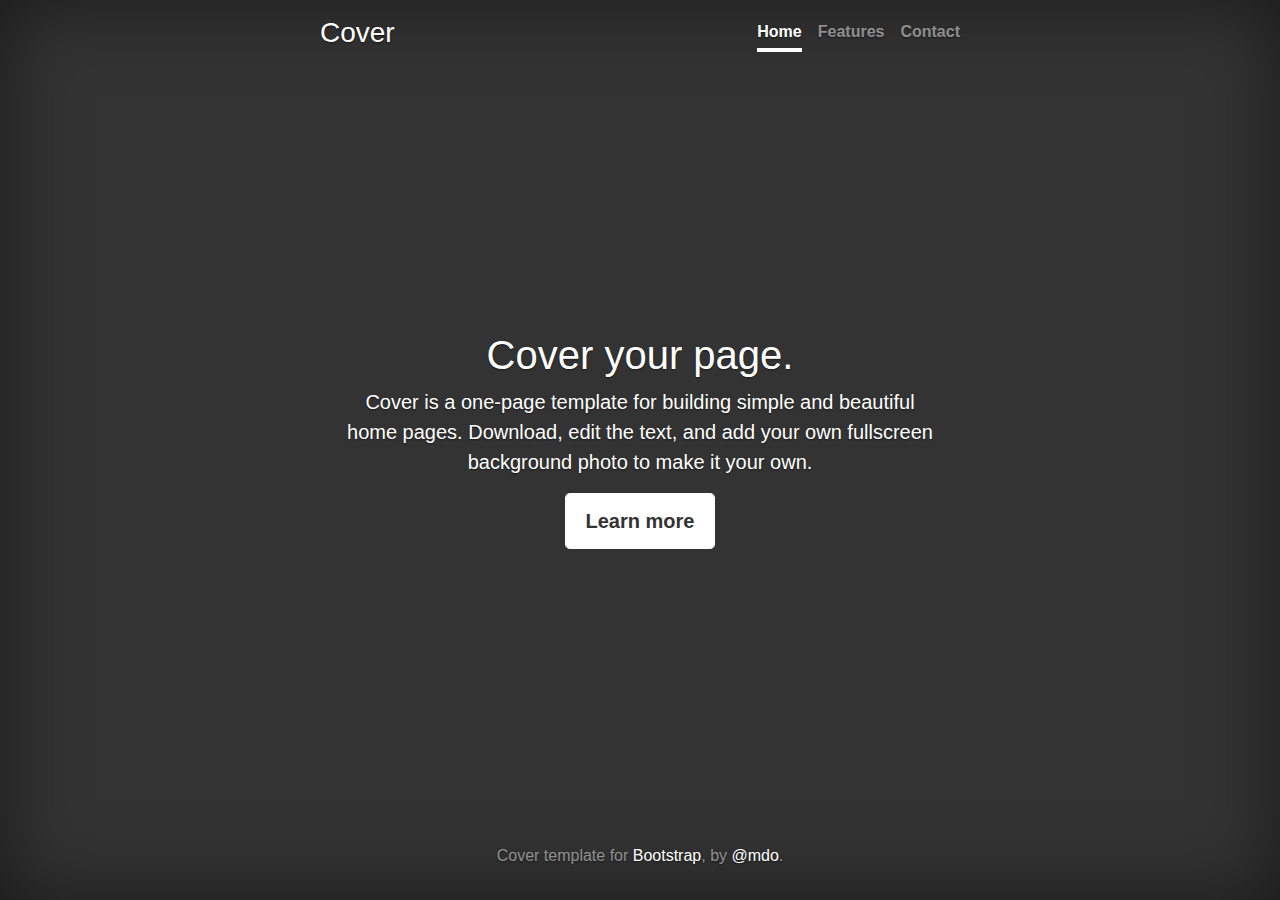
<file: assets/lib/bootstrap-4.0.0/docs/4.0/examples/cover/index.html>
<!doctype html>
<html lang="en">
  <head>
    <meta charset="utf-8">
    <meta name="viewport" content="width=device-width, initial-scale=1, shrink-to-fit=no">
    <meta name="description" content="">
    <meta name="author" content="">
    <link rel="icon" href="../../../../favicon.ico">

    <title>Cover Template for Bootstrap</title>

    <!-- Bootstrap core CSS -->
    <link href="../../../../dist/css/bootstrap.min.css" rel="stylesheet">

    <!-- Custom styles for this template -->
    <link href="cover.css" rel="stylesheet">
  </head>

  <body class="text-center">

    <div class="cover-container d-flex h-100 p-3 mx-auto flex-column">
      <header class="masthead mb-auto">
        <div class="inner">
          <h3 class="masthead-brand">Cover</h3>
          <nav class="nav nav-masthead justify-content-center">
            <a class="nav-link active" href="#">Home</a>
            <a class="nav-link" href="#">Features</a>
            <a class="nav-link" href="#">Contact</a>
          </nav>
        </div>
      </header>

      <main role="main" class="inner cover">
        <h1 class="cover-heading">Cover your page.</h1>
        <p class="lead">Cover is a one-page template for building simple and beautiful home pages. Download, edit the text, and add your own fullscreen background photo to make it your own.</p>
        <p class="lead">
          <a href="#" class="btn btn-lg btn-secondary">Learn more</a>
        </p>
      </main>

      <footer class="mastfoot mt-auto">
        <div class="inner">
          <p>Cover template for <a href="https://getbootstrap.com/">Bootstrap</a>, by <a href="https://twitter.com/mdo">@mdo</a>.</p>
        </div>
      </footer>
    </div>


    <!-- Bootstrap core JavaScript
    ================================================== -->
    <!-- Placed at the end of the document so the pages load faster -->
    <script src="https://code.jquery.com/jquery-3.2.1.slim.min.js" integrity="sha384-KJ3o2DKtIkvYIK3UENzmM7KCkRr/rE9/Qpg6aAZGJwFDMVNA/GpGFF93hXpG5KkN" crossorigin="anonymous"></script>
    <script>window.jQuery || document.write('<script src="../../../../assets/js/vendor/jquery-slim.min.js"><\/script>')</script>
    <script src="../../../../assets/js/vendor/popper.min.js"></script>
    <script src="../../../../dist/js/bootstrap.min.js"></script>
  </body>
</html>
</file>
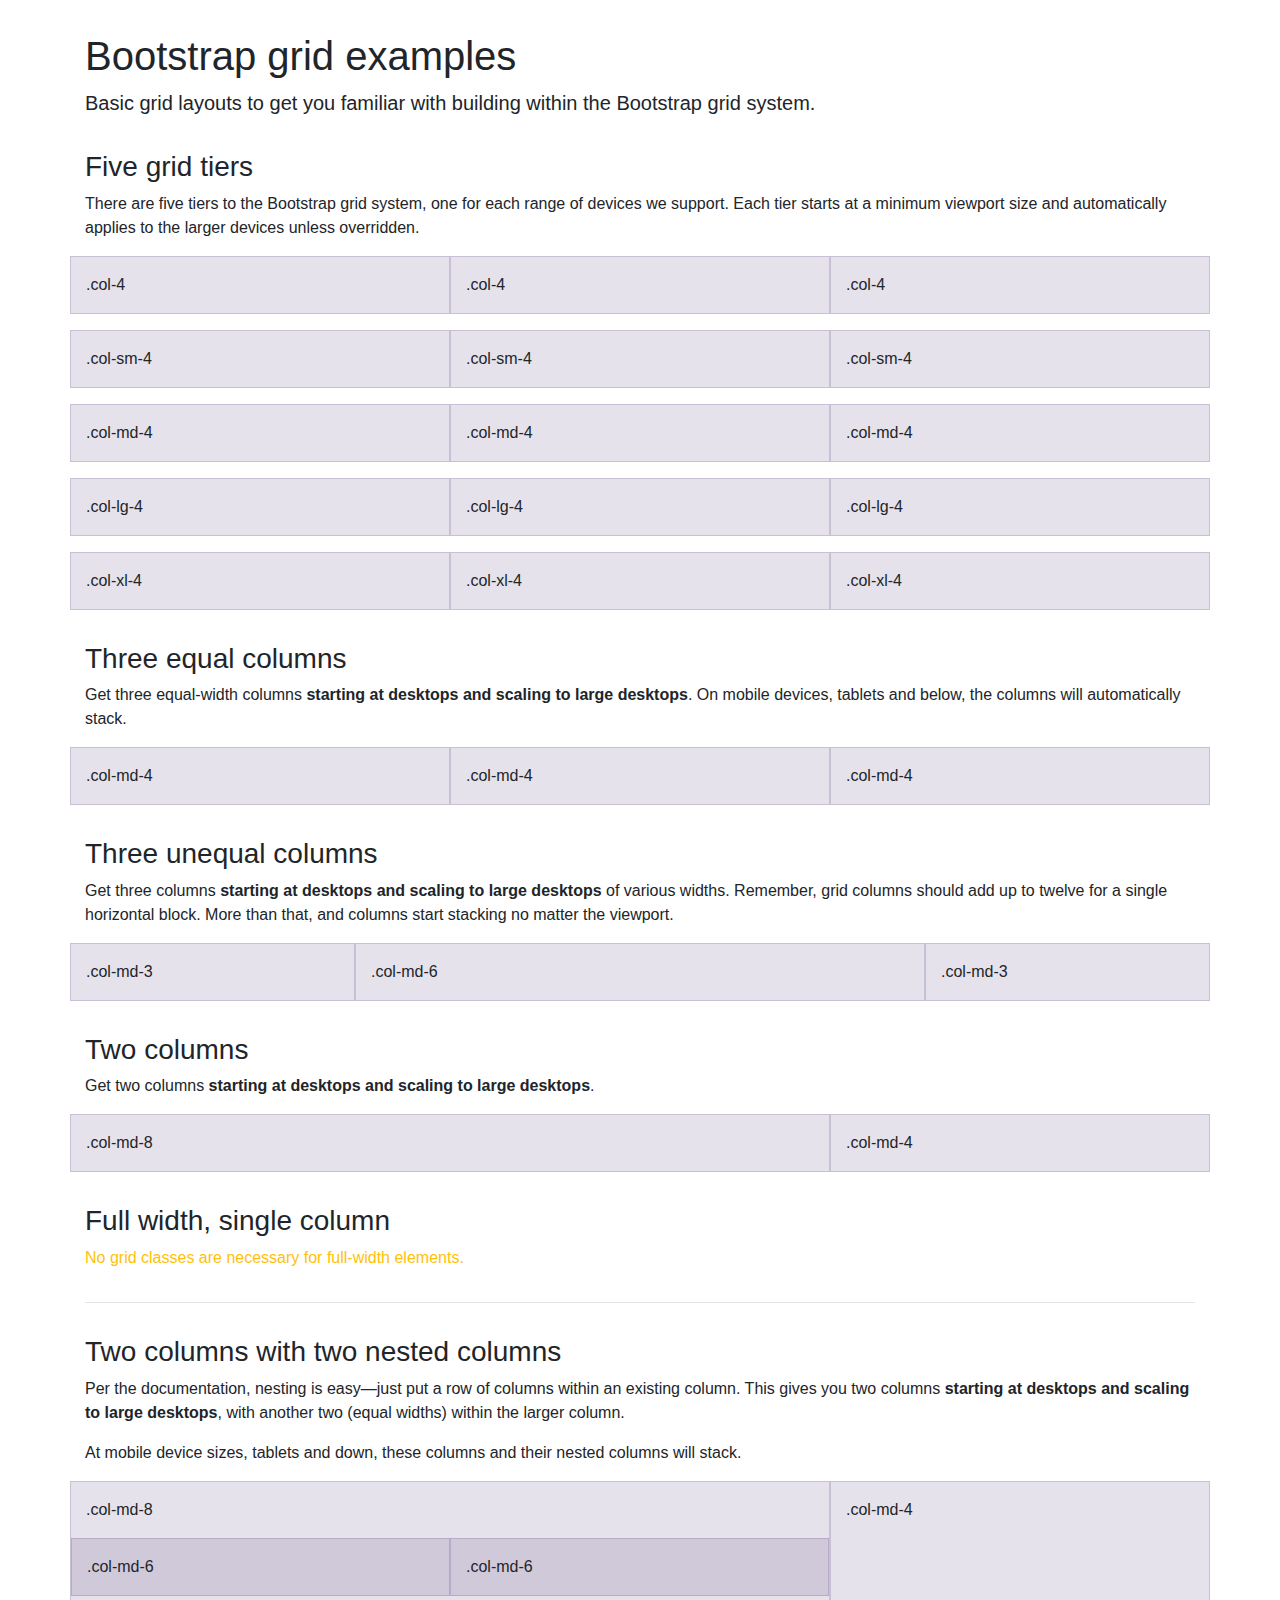
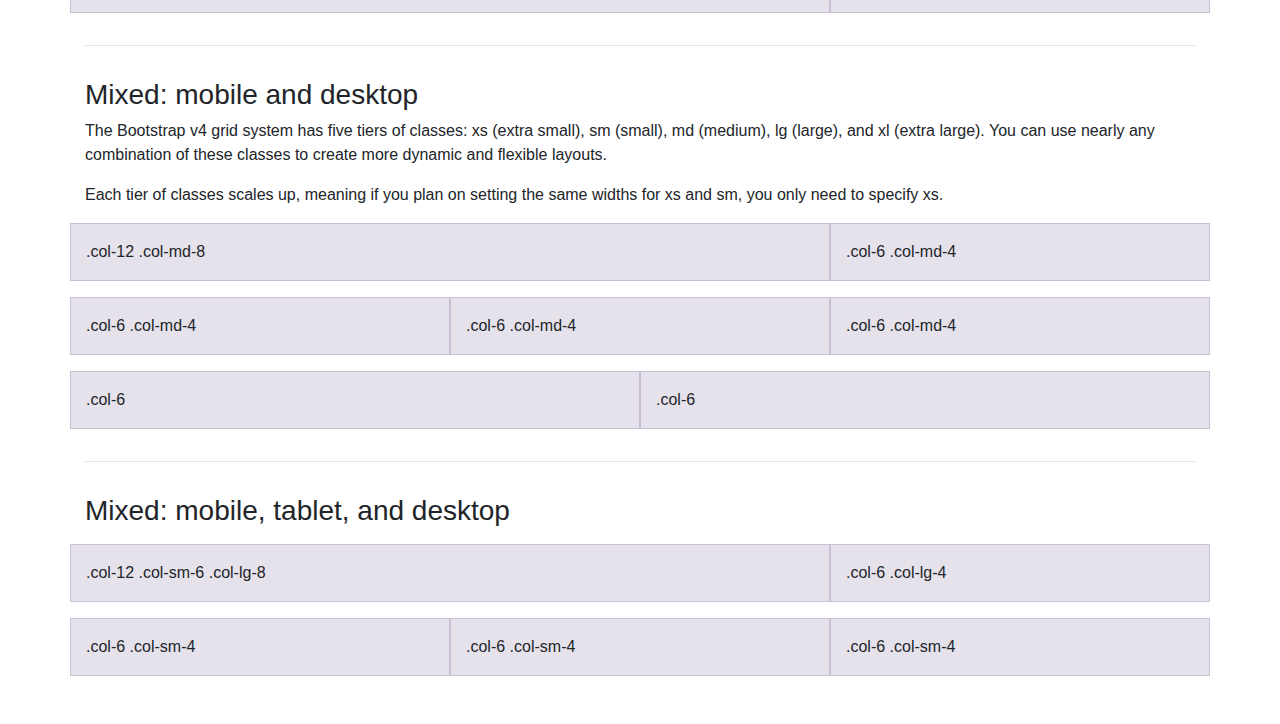
<file: assets/lib/bootstrap-4.0.0/docs/4.0/examples/grid/index.html>
<!doctype html>
<html lang="en">
  <head>
    <meta charset="utf-8">
    <meta name="viewport" content="width=device-width, initial-scale=1, shrink-to-fit=no">
    <meta name="description" content="">
    <meta name="author" content="">
    <link rel="icon" href="../../../../favicon.ico">

    <title>Grid Template for Bootstrap</title>

    <!-- Bootstrap core CSS -->
    <link href="../../../../dist/css/bootstrap.min.css" rel="stylesheet">

    <!-- Custom styles for this template -->
    <link href="grid.css" rel="stylesheet">
  </head>

  <body>
    <div class="container">

      <h1>Bootstrap grid examples</h1>
      <p class="lead">Basic grid layouts to get you familiar with building within the Bootstrap grid system.</p>

      <h3>Five grid tiers</h3>
      <p>There are five tiers to the Bootstrap grid system, one for each range of devices we support. Each tier starts at a minimum viewport size and automatically applies to the larger devices unless overridden.</p>

      <div class="row">
        <div class="col-4">.col-4</div>
        <div class="col-4">.col-4</div>
        <div class="col-4">.col-4</div>
      </div>

      <div class="row">
        <div class="col-sm-4">.col-sm-4</div>
        <div class="col-sm-4">.col-sm-4</div>
        <div class="col-sm-4">.col-sm-4</div>
      </div>

      <div class="row">
        <div class="col-md-4">.col-md-4</div>
        <div class="col-md-4">.col-md-4</div>
        <div class="col-md-4">.col-md-4</div>
      </div>

      <div class="row">
        <div class="col-lg-4">.col-lg-4</div>
        <div class="col-lg-4">.col-lg-4</div>
        <div class="col-lg-4">.col-lg-4</div>
      </div>

      <div class="row">
        <div class="col-xl-4">.col-xl-4</div>
        <div class="col-xl-4">.col-xl-4</div>
        <div class="col-xl-4">.col-xl-4</div>
      </div>

      <h3>Three equal columns</h3>
      <p>Get three equal-width columns <strong>starting at desktops and scaling to large desktops</strong>. On mobile devices, tablets and below, the columns will automatically stack.</p>
      <div class="row">
        <div class="col-md-4">.col-md-4</div>
        <div class="col-md-4">.col-md-4</div>
        <div class="col-md-4">.col-md-4</div>
      </div>

      <h3>Three unequal columns</h3>
      <p>Get three columns <strong>starting at desktops and scaling to large desktops</strong> of various widths. Remember, grid columns should add up to twelve for a single horizontal block. More than that, and columns start stacking no matter the viewport.</p>
      <div class="row">
        <div class="col-md-3">.col-md-3</div>
        <div class="col-md-6">.col-md-6</div>
        <div class="col-md-3">.col-md-3</div>
      </div>

      <h3>Two columns</h3>
      <p>Get two columns <strong>starting at desktops and scaling to large desktops</strong>.</p>
      <div class="row">
        <div class="col-md-8">.col-md-8</div>
        <div class="col-md-4">.col-md-4</div>
      </div>

      <h3>Full width, single column</h3>
      <p class="text-warning">No grid classes are necessary for full-width elements.</p>

      <hr>

      <h3>Two columns with two nested columns</h3>
      <p>Per the documentation, nesting is easy—just put a row of columns within an existing column. This gives you two columns <strong>starting at desktops and scaling to large desktops</strong>, with another two (equal widths) within the larger column.</p>
      <p>At mobile device sizes, tablets and down, these columns and their nested columns will stack.</p>
      <div class="row">
        <div class="col-md-8">
          .col-md-8
          <div class="row">
            <div class="col-md-6">.col-md-6</div>
            <div class="col-md-6">.col-md-6</div>
          </div>
        </div>
        <div class="col-md-4">.col-md-4</div>
      </div>

      <hr>

      <h3>Mixed: mobile and desktop</h3>
      <p>The Bootstrap v4 grid system has five tiers of classes: xs (extra small), sm (small), md (medium), lg (large), and xl (extra large). You can use nearly any combination of these classes to create more dynamic and flexible layouts.</p>
      <p>Each tier of classes scales up, meaning if you plan on setting the same widths for xs and sm, you only need to specify xs.</p>
      <div class="row">
        <div class="col-12 col-md-8">.col-12 .col-md-8</div>
        <div class="col-6 col-md-4">.col-6 .col-md-4</div>
      </div>
      <div class="row">
        <div class="col-6 col-md-4">.col-6 .col-md-4</div>
        <div class="col-6 col-md-4">.col-6 .col-md-4</div>
        <div class="col-6 col-md-4">.col-6 .col-md-4</div>
      </div>
      <div class="row">
        <div class="col-6">.col-6</div>
        <div class="col-6">.col-6</div>
      </div>

      <hr>

      <h3>Mixed: mobile, tablet, and desktop</h3>
      <p></p>
      <div class="row">
        <div class="col-12 col-sm-6 col-lg-8">.col-12 .col-sm-6 .col-lg-8</div>
        <div class="col-6 col-lg-4">.col-6 .col-lg-4</div>
      </div>
      <div class="row">
        <div class="col-6 col-sm-4">.col-6 .col-sm-4</div>
        <div class="col-6 col-sm-4">.col-6 .col-sm-4</div>
        <div class="col-6 col-sm-4">.col-6 .col-sm-4</div>
      </div>

    </div> <!-- /container -->
  </body>
</html>
</file>
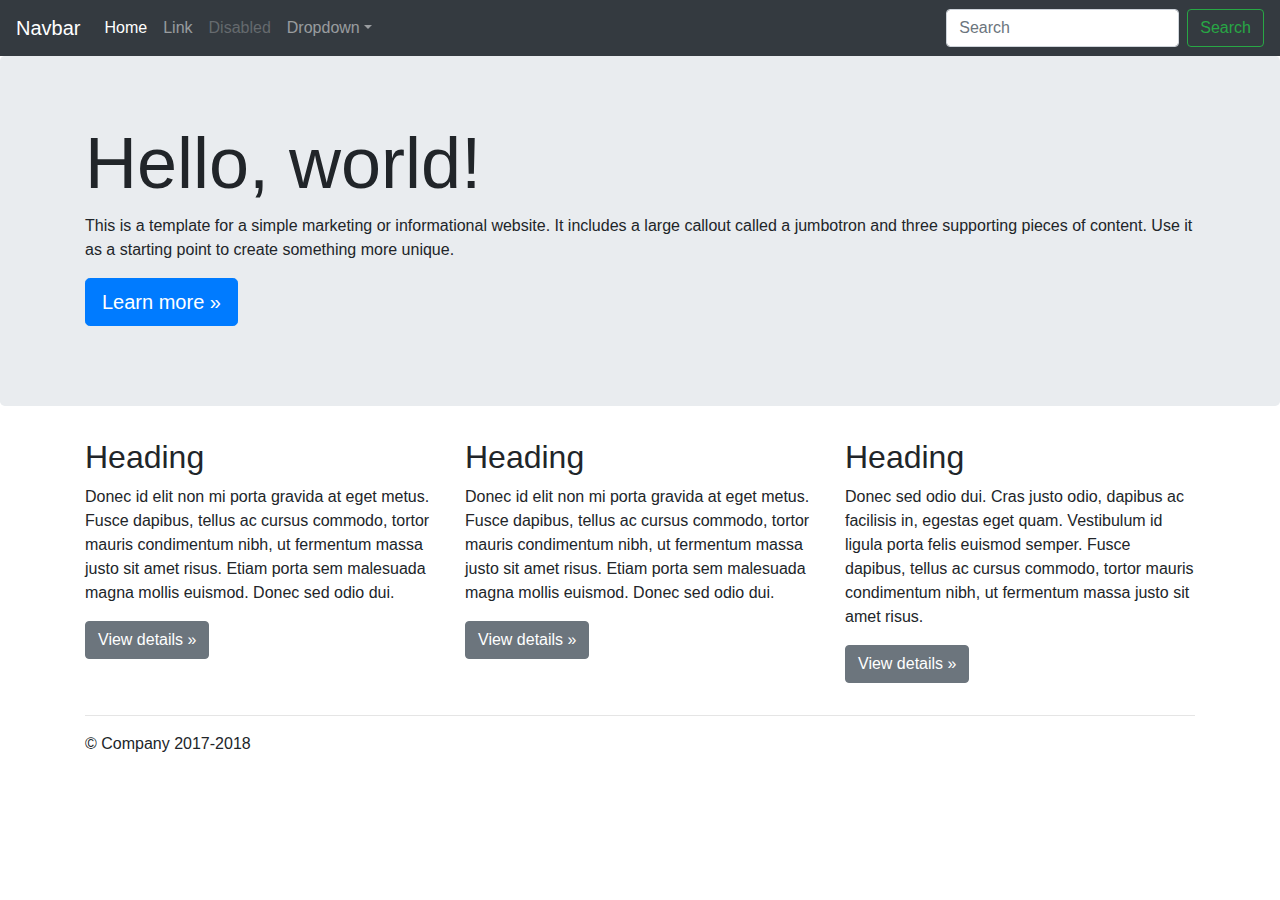
<file: assets/lib/bootstrap-4.0.0/docs/4.0/examples/jumbotron/index.html>
<!doctype html>
<html lang="en">
  <head>
    <meta charset="utf-8">
    <meta name="viewport" content="width=device-width, initial-scale=1, shrink-to-fit=no">
    <meta name="description" content="">
    <meta name="author" content="">
    <link rel="icon" href="../../../../favicon.ico">

    <title>Jumbotron Template for Bootstrap</title>

    <!-- Bootstrap core CSS -->
    <link href="../../../../dist/css/bootstrap.min.css" rel="stylesheet">

    <!-- Custom styles for this template -->
    <link href="jumbotron.css" rel="stylesheet">
  </head>

  <body>

    <nav class="navbar navbar-expand-md navbar-dark fixed-top bg-dark">
      <a class="navbar-brand" href="#">Navbar</a>
      <button class="navbar-toggler" type="button" data-toggle="collapse" data-target="#navbarsExampleDefault" aria-controls="navbarsExampleDefault" aria-expanded="false" aria-label="Toggle navigation">
        <span class="navbar-toggler-icon"></span>
      </button>

      <div class="collapse navbar-collapse" id="navbarsExampleDefault">
        <ul class="navbar-nav mr-auto">
          <li class="nav-item active">
            <a class="nav-link" href="#">Home <span class="sr-only">(current)</span></a>
          </li>
          <li class="nav-item">
            <a class="nav-link" href="#">Link</a>
          </li>
          <li class="nav-item">
            <a class="nav-link disabled" href="#">Disabled</a>
          </li>
          <li class="nav-item dropdown">
            <a class="nav-link dropdown-toggle" href="http://example.com" id="dropdown01" data-toggle="dropdown" aria-haspopup="true" aria-expanded="false">Dropdown</a>
            <div class="dropdown-menu" aria-labelledby="dropdown01">
              <a class="dropdown-item" href="#">Action</a>
              <a class="dropdown-item" href="#">Another action</a>
              <a class="dropdown-item" href="#">Something else here</a>
            </div>
          </li>
        </ul>
        <form class="form-inline my-2 my-lg-0">
          <input class="form-control mr-sm-2" type="text" placeholder="Search" aria-label="Search">
          <button class="btn btn-outline-success my-2 my-sm-0" type="submit">Search</button>
        </form>
      </div>
    </nav>

    <main role="main">

      <!-- Main jumbotron for a primary marketing message or call to action -->
      <div class="jumbotron">
        <div class="container">
          <h1 class="display-3">Hello, world!</h1>
          <p>This is a template for a simple marketing or informational website. It includes a large callout called a jumbotron and three supporting pieces of content. Use it as a starting point to create something more unique.</p>
          <p><a class="btn btn-primary btn-lg" href="#" role="button">Learn more &raquo;</a></p>
        </div>
      </div>

      <div class="container">
        <!-- Example row of columns -->
        <div class="row">
          <div class="col-md-4">
            <h2>Heading</h2>
            <p>Donec id elit non mi porta gravida at eget metus. Fusce dapibus, tellus ac cursus commodo, tortor mauris condimentum nibh, ut fermentum massa justo sit amet risus. Etiam porta sem malesuada magna mollis euismod. Donec sed odio dui. </p>
            <p><a class="btn btn-secondary" href="#" role="button">View details &raquo;</a></p>
          </div>
          <div class="col-md-4">
            <h2>Heading</h2>
            <p>Donec id elit non mi porta gravida at eget metus. Fusce dapibus, tellus ac cursus commodo, tortor mauris condimentum nibh, ut fermentum massa justo sit amet risus. Etiam porta sem malesuada magna mollis euismod. Donec sed odio dui. </p>
            <p><a class="btn btn-secondary" href="#" role="button">View details &raquo;</a></p>
          </div>
          <div class="col-md-4">
            <h2>Heading</h2>
            <p>Donec sed odio dui. Cras justo odio, dapibus ac facilisis in, egestas eget quam. Vestibulum id ligula porta felis euismod semper. Fusce dapibus, tellus ac cursus commodo, tortor mauris condimentum nibh, ut fermentum massa justo sit amet risus.</p>
            <p><a class="btn btn-secondary" href="#" role="button">View details &raquo;</a></p>
          </div>
        </div>

        <hr>

      </div> <!-- /container -->

    </main>

    <footer class="container">
      <p>&copy; Company 2017-2018</p>
    </footer>

    <!-- Bootstrap core JavaScript
    ================================================== -->
    <!-- Placed at the end of the document so the pages load faster -->
    <script src="https://code.jquery.com/jquery-3.2.1.slim.min.js" integrity="sha384-KJ3o2DKtIkvYIK3UENzmM7KCkRr/rE9/Qpg6aAZGJwFDMVNA/GpGFF93hXpG5KkN" crossorigin="anonymous"></script>
    <script>window.jQuery || document.write('<script src="../../../../assets/js/vendor/jquery-slim.min.js"><\/script>')</script>
    <script src="../../../../assets/js/vendor/popper.min.js"></script>
    <script src="../../../../dist/js/bootstrap.min.js"></script>
  </body>
</html>
</file>
<file: assets/lib/bootstrap-4.0.0/docs/4.0/examples/album/album.css>
:root {
  --jumbotron-padding-y: 3rem;
}

.jumbotron {
  padding-top: var(--jumbotron-padding-y);
  padding-bottom: var(--jumbotron-padding-y);
  margin-bottom: 0;
  background-color: #fff;
}
@media (min-width: 768px) {
  .jumbotron {
    padding-top: calc(var(--jumbotron-padding-y) * 2);
    padding-bottom: calc(var(--jumbotron-padding-y) * 2);
  }
}

.jumbotron p:last-child {
  margin-bottom: 0;
}

.jumbotron-heading {
  font-weight: 300;
}

.jumbotron .container {
  max-width: 40rem;
}

footer {
  padding-top: 3rem;
  padding-bottom: 3rem;
}

footer p {
  margin-bottom: .25rem;
}

.box-shadow { box-shadow: 0 .25rem .75rem rgba(0, 0, 0, .05); }
</file>
<file: assets/lib/bootstrap-4.0.0/docs/4.0/examples/blog/blog.css>
/* stylelint-disable selector-list-comma-newline-after */

.blog-header {
  line-height: 1;
  border-bottom: 1px solid #e5e5e5;
}

.blog-header-logo {
  font-family: "Playfair Display", Georgia, "Times New Roman", serif;
  font-size: 2.25rem;
}

.blog-header-logo:hover {
  text-decoration: none;
}

h1, h2, h3, h4, h5, h6 {
  font-family: "Playfair Display", Georgia, "Times New Roman", serif;
}

.display-4 {
  font-size: 2.5rem;
}
@media (min-width: 768px) {
  .display-4 {
    font-size: 3rem;
  }
}

.nav-scroller {
  position: relative;
  z-index: 2;
  height: 2.75rem;
  overflow-y: hidden;
}

.nav-scroller .nav {
  display: -webkit-box;
  display: -ms-flexbox;
  display: flex;
  -ms-flex-wrap: nowrap;
  flex-wrap: nowrap;
  padding-bottom: 1rem;
  margin-top: -1px;
  overflow-x: auto;
  text-align: center;
  white-space: nowrap;
  -webkit-overflow-scrolling: touch;
}

.nav-scroller .nav-link {
  padding-top: .75rem;
  padding-bottom: .75rem;
  font-size: .875rem;
}

.card-img-right {
  height: 100%;
  border-radius: 0 3px 3px 0;
}

.flex-auto {
  -ms-flex: 0 0 auto;
  -webkit-box-flex: 0;
  flex: 0 0 auto;
}

.h-250 { height: 250px; }
@media (min-width: 768px) {
  .h-md-250 { height: 250px; }
}

.border-top { border-top: 1px solid #e5e5e5; }
.border-bottom { border-bottom: 1px solid #e5e5e5; }

.box-shadow { box-shadow: 0 .25rem .75rem rgba(0, 0, 0, .05); }

/*
 * Blog name and description
 */
.blog-title {
  margin-bottom: 0;
  font-size: 2rem;
  font-weight: 400;
}
.blog-description {
  font-size: 1.1rem;
  color: #999;
}

@media (min-width: 40em) {
  .blog-title {
    font-size: 3.5rem;
  }
}

/* Pagination */
.blog-pagination {
  margin-bottom: 4rem;
}
.blog-pagination > .btn {
  border-radius: 2rem;
}

/*
 * Blog posts
 */
.blog-post {
  margin-bottom: 4rem;
}
.blog-post-title {
  margin-bottom: .25rem;
  font-size: 2.5rem;
}
.blog-post-meta {
  margin-bottom: 1.25rem;
  color: #999;
}

/*
 * Footer
 */
.blog-footer {
  padding: 2.5rem 0;
  color: #999;
  text-align: center;
  background-color: #f9f9f9;
  border-top: .05rem solid #e5e5e5;
}
.blog-footer p:last-child {
  margin-bottom: 0;
}
</file>
<file: assets/lib/bootstrap-4.0.0/docs/4.0/examples/carousel/carousel.css>
/* GLOBAL STYLES
-------------------------------------------------- */
/* Padding below the footer and lighter body text */

body {
  padding-top: 3rem;
  padding-bottom: 3rem;
  color: #5a5a5a;
}


/* CUSTOMIZE THE CAROUSEL
-------------------------------------------------- */

/* Carousel base class */
.carousel {
  margin-bottom: 4rem;
}
/* Since positioning the image, we need to help out the caption */
.carousel-caption {
  bottom: 3rem;
  z-index: 10;
}

/* Declare heights because of positioning of img element */
.carousel-item {
  height: 32rem;
  background-color: #777;
}
.carousel-item > img {
  position: absolute;
  top: 0;
  left: 0;
  min-width: 100%;
  height: 32rem;
}


/* MARKETING CONTENT
-------------------------------------------------- */

/* Center align the text within the three columns below the carousel */
.marketing .col-lg-4 {
  margin-bottom: 1.5rem;
  text-align: center;
}
.marketing h2 {
  font-weight: 400;
}
.marketing .col-lg-4 p {
  margin-right: .75rem;
  margin-left: .75rem;
}


/* Featurettes
------------------------- */

.featurette-divider {
  margin: 5rem 0; /* Space out the Bootstrap <hr> more */
}

/* Thin out the marketing headings */
.featurette-heading {
  font-weight: 300;
  line-height: 1;
  letter-spacing: -.05rem;
}


/* RESPONSIVE CSS
-------------------------------------------------- */

@media (min-width: 40em) {
  /* Bump up size of carousel content */
  .carousel-caption p {
    margin-bottom: 1.25rem;
    font-size: 1.25rem;
    line-height: 1.4;
  }

  .featurette-heading {
    font-size: 50px;
  }
}

@media (min-width: 62em) {
  .featurette-heading {
    margin-top: 7rem;
  }
}
</file>
<file: assets/lib/bootstrap-4.0.0/docs/4.0/examples/cover/cover.css>
/*
 * Globals
 */

/* Links */
a,
a:focus,
a:hover {
  color: #fff;
}

/* Custom default button */
.btn-secondary,
.btn-secondary:hover,
.btn-secondary:focus {
  color: #333;
  text-shadow: none; /* Prevent inheritance from `body` */
  background-color: #fff;
  border: .05rem solid #fff;
}


/*
 * Base structure
 */

html,
body {
  height: 100%;
  background-color: #333;
}

body {
  display: -ms-flexbox;
  display: -webkit-box;
  display: flex;
  -ms-flex-pack: center;
  -webkit-box-pack: center;
  justify-content: center;
  color: #fff;
  text-shadow: 0 .05rem .1rem rgba(0, 0, 0, .5);
  box-shadow: inset 0 0 5rem rgba(0, 0, 0, .5);
}

.cover-container {
  max-width: 42em;
}


/*
 * Header
 */
.masthead {
  margin-bottom: 2rem;
}

.masthead-brand {
  margin-bottom: 0;
}

.nav-masthead .nav-link {
  padding: .25rem 0;
  font-weight: 700;
  color: rgba(255, 255, 255, .5);
  background-color: transparent;
  border-bottom: .25rem solid transparent;
}

.nav-masthead .nav-link:hover,
.nav-masthead .nav-link:focus {
  border-bottom-color: rgba(255, 255, 255, .25);
}

.nav-masthead .nav-link + .nav-link {
  margin-left: 1rem;
}

.nav-masthead .active {
  color: #fff;
  border-bottom-color: #fff;
}

@media (min-width: 48em) {
  .masthead-brand {
    float: left;
  }
  .nav-masthead {
    float: right;
  }
}


/*
 * Cover
 */
.cover {
  padding: 0 1.5rem;
}
.cover .btn-lg {
  padding: .75rem 1.25rem;
  font-weight: 700;
}


/*
 * Footer
 */
.mastfoot {
  color: rgba(255, 255, 255, .5);
}
</file>
<file: assets/lib/bootstrap-4.0.0/docs/4.0/examples/grid/grid.css>
body {
  padding-top: 2rem;
  padding-bottom: 2rem;
}

h3 {
  margin-top: 2rem;
}

.row {
  margin-bottom: 1rem;
}
.row .row {
  margin-top: 1rem;
  margin-bottom: 0;
}
[class*="col-"] {
  padding-top: 1rem;
  padding-bottom: 1rem;
  background-color: rgba(86, 61, 124, .15);
  border: 1px solid rgba(86, 61, 124, .2);
}

hr {
  margin-top: 2rem;
  margin-bottom: 2rem;
}
</file>
<file: assets/lib/bootstrap-4.0.0/docs/4.0/examples/jumbotron/jumbotron.css>
/* Move down content because we have a fixed navbar that is 3.5rem tall */
body {
  padding-top: 3.5rem;
}
</file>
<file: assets/lib/bootstrap-4.0.0/js/tests/vendor/qunit.css>
/*!
 * QUnit 2.4.1
 * https://qunitjs.com/
 *
 * Copyright jQuery Foundation and other contributors
 * Released under the MIT license
 * https://jquery.org/license
 *
 * Date: 2017-10-22T05:12Z
 */

/** Font Family and Sizes */

#qunit-tests, #qunit-header, #qunit-banner, #qunit-testrunner-toolbar, #qunit-filteredTest, #qunit-userAgent, #qunit-testresult {
	font-family: "Helvetica Neue Light", "HelveticaNeue-Light", "Helvetica Neue", Calibri, Helvetica, Arial, sans-serif;
}

#qunit-testrunner-toolbar, #qunit-filteredTest, #qunit-userAgent, #qunit-testresult, #qunit-tests li { font-size: small; }
#qunit-tests { font-size: smaller; }


/** Resets */

#qunit-tests, #qunit-header, #qunit-banner, #qunit-filteredTest, #qunit-userAgent, #qunit-testresult, #qunit-modulefilter {
	margin: 0;
	padding: 0;
}


/** Header (excluding toolbar) */

#qunit-header {
	padding: 0.5em 0 0.5em 1em;

	color: #8699A4;
	background-color: #0D3349;

	font-size: 1.5em;
	line-height: 1em;
	font-weight: 400;

	border-radius: 5px 5px 0 0;
}

#qunit-header a {
	text-decoration: none;
	color: #C2CCD1;
}

#qunit-header a:hover,
#qunit-header a:focus {
	color: #FFF;
}

#qunit-banner {
	height: 5px;
}

#qunit-filteredTest {
	padding: 0.5em 1em 0.5em 1em;
	color: #366097;
	background-color: #F4FF77;
}

#qunit-userAgent {
	padding: 0.5em 1em 0.5em 1em;
	color: #FFF;
	background-color: #2B81AF;
	text-shadow: rgba(0, 0, 0, 0.5) 2px 2px 1px;
}


/** Toolbar */

#qunit-testrunner-toolbar {
	padding: 0.5em 1em 0.5em 1em;
	color: #5E740B;
	background-color: #EEE;
}

#qunit-testrunner-toolbar .clearfix {
	height: 0;
	clear: both;
}

#qunit-testrunner-toolbar label {
	display: inline-block;
}

#qunit-testrunner-toolbar input[type=checkbox],
#qunit-testrunner-toolbar input[type=radio] {
	margin: 3px;
	vertical-align: -2px;
}

#qunit-testrunner-toolbar input[type=text] {
	box-sizing: border-box;
	height: 1.6em;
}

.qunit-url-config,
.qunit-filter,
#qunit-modulefilter {
	display: inline-block;
	line-height: 2.1em;
}

.qunit-filter,
#qunit-modulefilter {
	float: right;
	position: relative;
	margin-left: 1em;
}

.qunit-url-config label {
	margin-right: 0.5em;
}

#qunit-modulefilter-search {
	box-sizing: border-box;
	width: 400px;
}

#qunit-modulefilter-search-container:after {
	position: absolute;
	right: 0.3em;
	content: "\25bc";
	color: black;
}

#qunit-modulefilter-dropdown {
	/* align with #qunit-modulefilter-search */
	box-sizing: border-box;
	width: 400px;
	position: absolute;
	right: 0;
	top: 50%;
	margin-top: 0.8em;

	border: 1px solid #D3D3D3;
	border-top: none;
	border-radius: 0 0 .25em .25em;
	color: #000;
	background-color: #F5F5F5;
	z-index: 99;
}

#qunit-modulefilter-dropdown a {
	color: inherit;
	text-decoration: none;
}

#qunit-modulefilter-dropdown .clickable.checked {
	font-weight: bold;
	color: #000;
	background-color: #D2E0E6;
}

#qunit-modulefilter-dropdown .clickable:hover {
	color: #FFF;
	background-color: #0D3349;
}

#qunit-modulefilter-actions {
	display: block;
	overflow: auto;

	/* align with #qunit-modulefilter-dropdown-list */
	font: smaller/1.5em sans-serif;
}

#qunit-modulefilter-dropdown #qunit-modulefilter-actions > * {
	box-sizing: border-box;
	max-height: 2.8em;
	display: block;
	padding: 0.4em;
}

#qunit-modulefilter-dropdown #qunit-modulefilter-actions > button {
	float: right;
	font: inherit;
}

#qunit-modulefilter-dropdown #qunit-modulefilter-actions > :last-child {
	/* insert padding to align with checkbox margins */
	padding-left: 3px;
}

#qunit-modulefilter-dropdown-list {
	max-height: 200px;
	overflow-y: auto;
	margin: 0;
	border-top: 2px groove threedhighlight;
	padding: 0.4em 0 0;
	font: smaller/1.5em sans-serif;
}

#qunit-modulefilter-dropdown-list li {
	white-space: nowrap;
	overflow: hidden;
	text-overflow: ellipsis;
}

#qunit-modulefilter-dropdown-list .clickable {
	display: block;
	padding-left: 0.15em;
}


/** Tests: Pass/Fail */

#qunit-tests {
	list-style-position: inside;
}

#qunit-tests li {
	padding: 0.4em 1em 0.4em 1em;
	border-bottom: 1px solid #FFF;
	list-style-position: inside;
}

#qunit-tests > li {
	display: none;
}

#qunit-tests li.running,
#qunit-tests li.pass,
#qunit-tests li.fail,
#qunit-tests li.skipped,
#qunit-tests li.aborted {
	display: list-item;
}

#qunit-tests.hidepass {
	position: relative;
}

#qunit-tests.hidepass li.running,
#qunit-tests.hidepass li.pass:not(.todo) {
	visibility: hidden;
	position: absolute;
	width:   0;
	height:  0;
	padding: 0;
	border:  0;
	margin:  0;
}

#qunit-tests li strong {
	cursor: pointer;
}

#qunit-tests li.skipped strong {
	cursor: default;
}

#qunit-tests li a {
	padding: 0.5em;
	color: #C2CCD1;
	text-decoration: none;
}

#qunit-tests li p a {
	padding: 0.25em;
	color: #6B6464;
}
#qunit-tests li a:hover,
#qunit-tests li a:focus {
	color: #000;
}

#qunit-tests li .runtime {
	float: right;
	font-size: smaller;
}

.qunit-assert-list {
	margin-top: 0.5em;
	padding: 0.5em;

	background-color: #FFF;

	border-radius: 5px;
}

.qunit-source {
	margin: 0.6em 0 0.3em;
}

.qunit-collapsed {
	display: none;
}

#qunit-tests table {
	border-collapse: collapse;
	margin-top: 0.2em;
}

#qunit-tests th {
	text-align: right;
	vertical-align: top;
	padding: 0 0.5em 0 0;
}

#qunit-tests td {
	vertical-align: top;
}

#qunit-tests pre {
	margin: 0;
	white-space: pre-wrap;
	word-wrap: break-word;
}

#qunit-tests del {
	color: #374E0C;
	background-color: #E0F2BE;
	text-decoration: none;
}

#qunit-tests ins {
	color: #500;
	background-color: #FFCACA;
	text-decoration: none;
}

/*** Test Counts */

#qunit-tests b.counts                       { color: #000; }
#qunit-tests b.passed                       { color: #5E740B; }
#qunit-tests b.failed                       { color: #710909; }

#qunit-tests li li {
	padding: 5px;
	background-color: #FFF;
	border-bottom: none;
	list-style-position: inside;
}

/*** Passing Styles */

#qunit-tests li li.pass {
	color: #3C510C;
	background-color: #FFF;
	border-left: 10px solid #C6E746;
}

#qunit-tests .pass                          { color: #528CE0; background-color: #D2E0E6; }
#qunit-tests .pass .test-name               { color: #366097; }

#qunit-tests .pass .test-actual,
#qunit-tests .pass .test-expected           { color: #999; }

#qunit-banner.qunit-pass                    { background-color: #C6E746; }

/*** Failing Styles */

#qunit-tests li li.fail {
	color: #710909;
	background-color: #FFF;
	border-left: 10px solid #EE5757;
	white-space: pre;
}

#qunit-tests > li:last-child {
	border-radius: 0 0 5px 5px;
}

#qunit-tests .fail                          { color: #000; background-color: #EE5757; }
#qunit-tests .fail .test-name,
#qunit-tests .fail .module-name             { color: #000; }

#qunit-tests .fail .test-actual             { color: #EE5757; }
#qunit-tests .fail .test-expected           { color: #008000; }

#qunit-banner.qunit-fail                    { background-color: #EE5757; }


/*** Aborted tests */
#qunit-tests .aborted { color: #000; background-color: orange; }
/*** Skipped tests */

#qunit-tests .skipped {
	background-color: #EBECE9;
}

#qunit-tests .qunit-todo-label,
#qunit-tests .qunit-skipped-label {
	background-color: #F4FF77;
	display: inline-block;
	font-style: normal;
	color: #366097;
	line-height: 1.8em;
	padding: 0 0.5em;
	margin: -0.4em 0.4em -0.4em 0;
}

#qunit-tests .qunit-todo-label {
	background-color: #EEE;
}

/** Result */

#qunit-testresult {
	color: #2B81AF;
	background-color: #D2E0E6;

	border-bottom: 1px solid #FFF;
}
#qunit-testresult .clearfix {
	height: 0;
	clear: both;
}
#qunit-testresult .module-name {
	font-weight: 700;
}
#qunit-testresult-display {
	padding: 0.5em 1em 0.5em 1em;
	width: 85%;
	float:left;
}
#qunit-testresult-controls {
	padding: 0.5em 1em 0.5em 1em;
  width: 10%;
	float:left;
}

/** Fixture */

#qunit-fixture {
	position: absolute;
	top: -10000px;
	left: -10000px;
	width: 1000px;
	height: 1000px;
}
</file>
